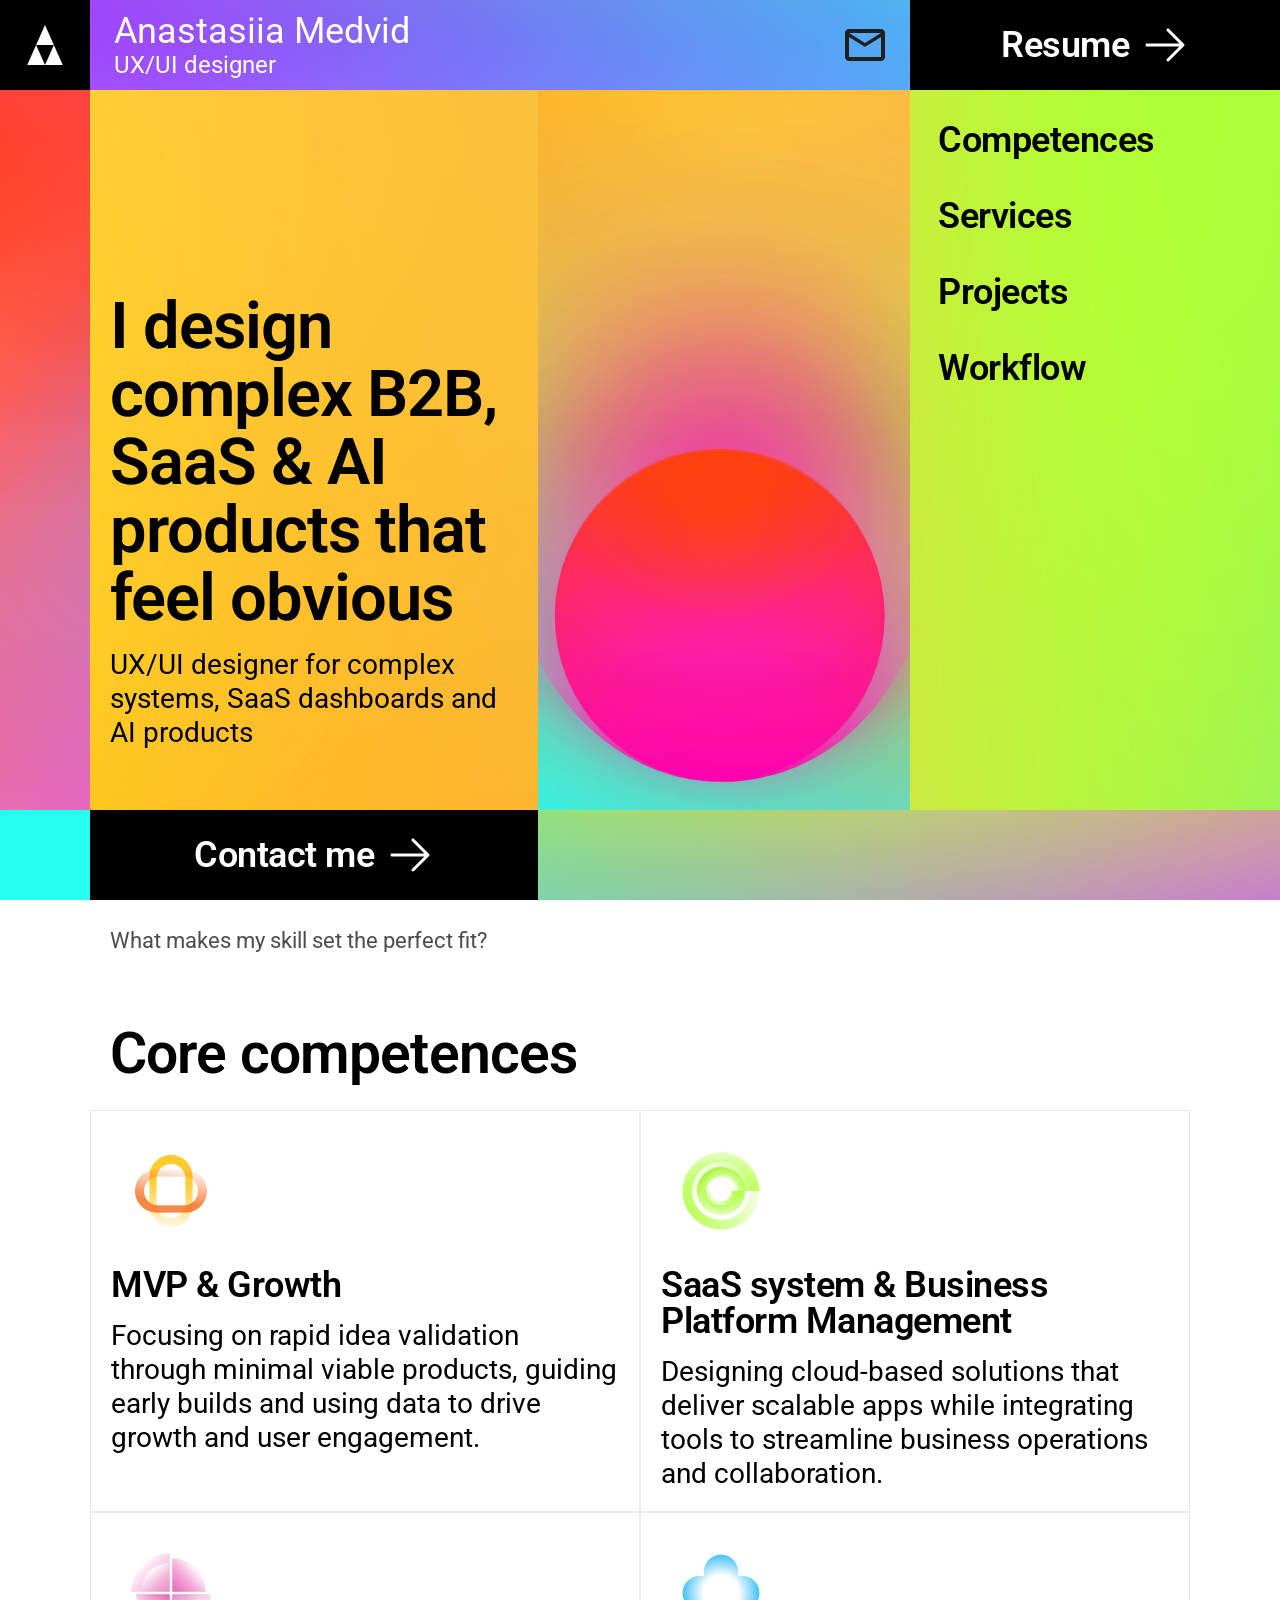
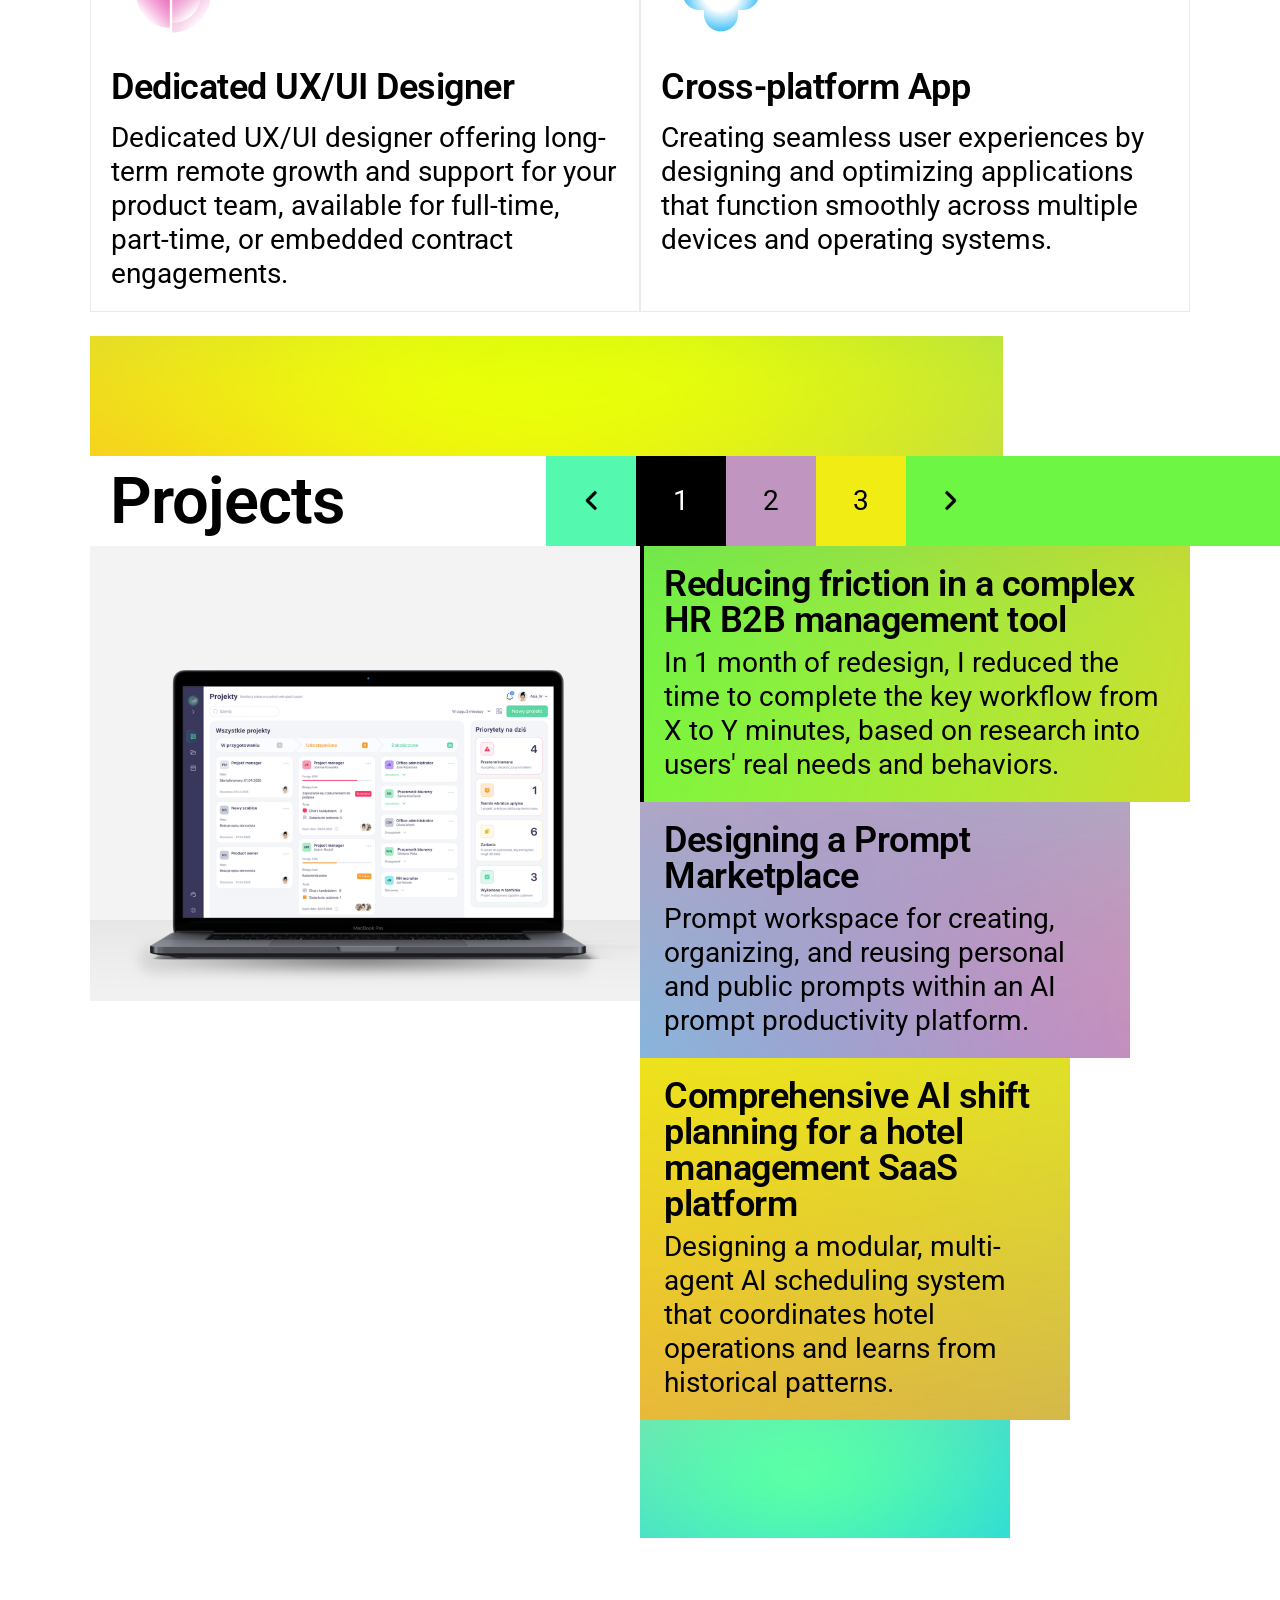
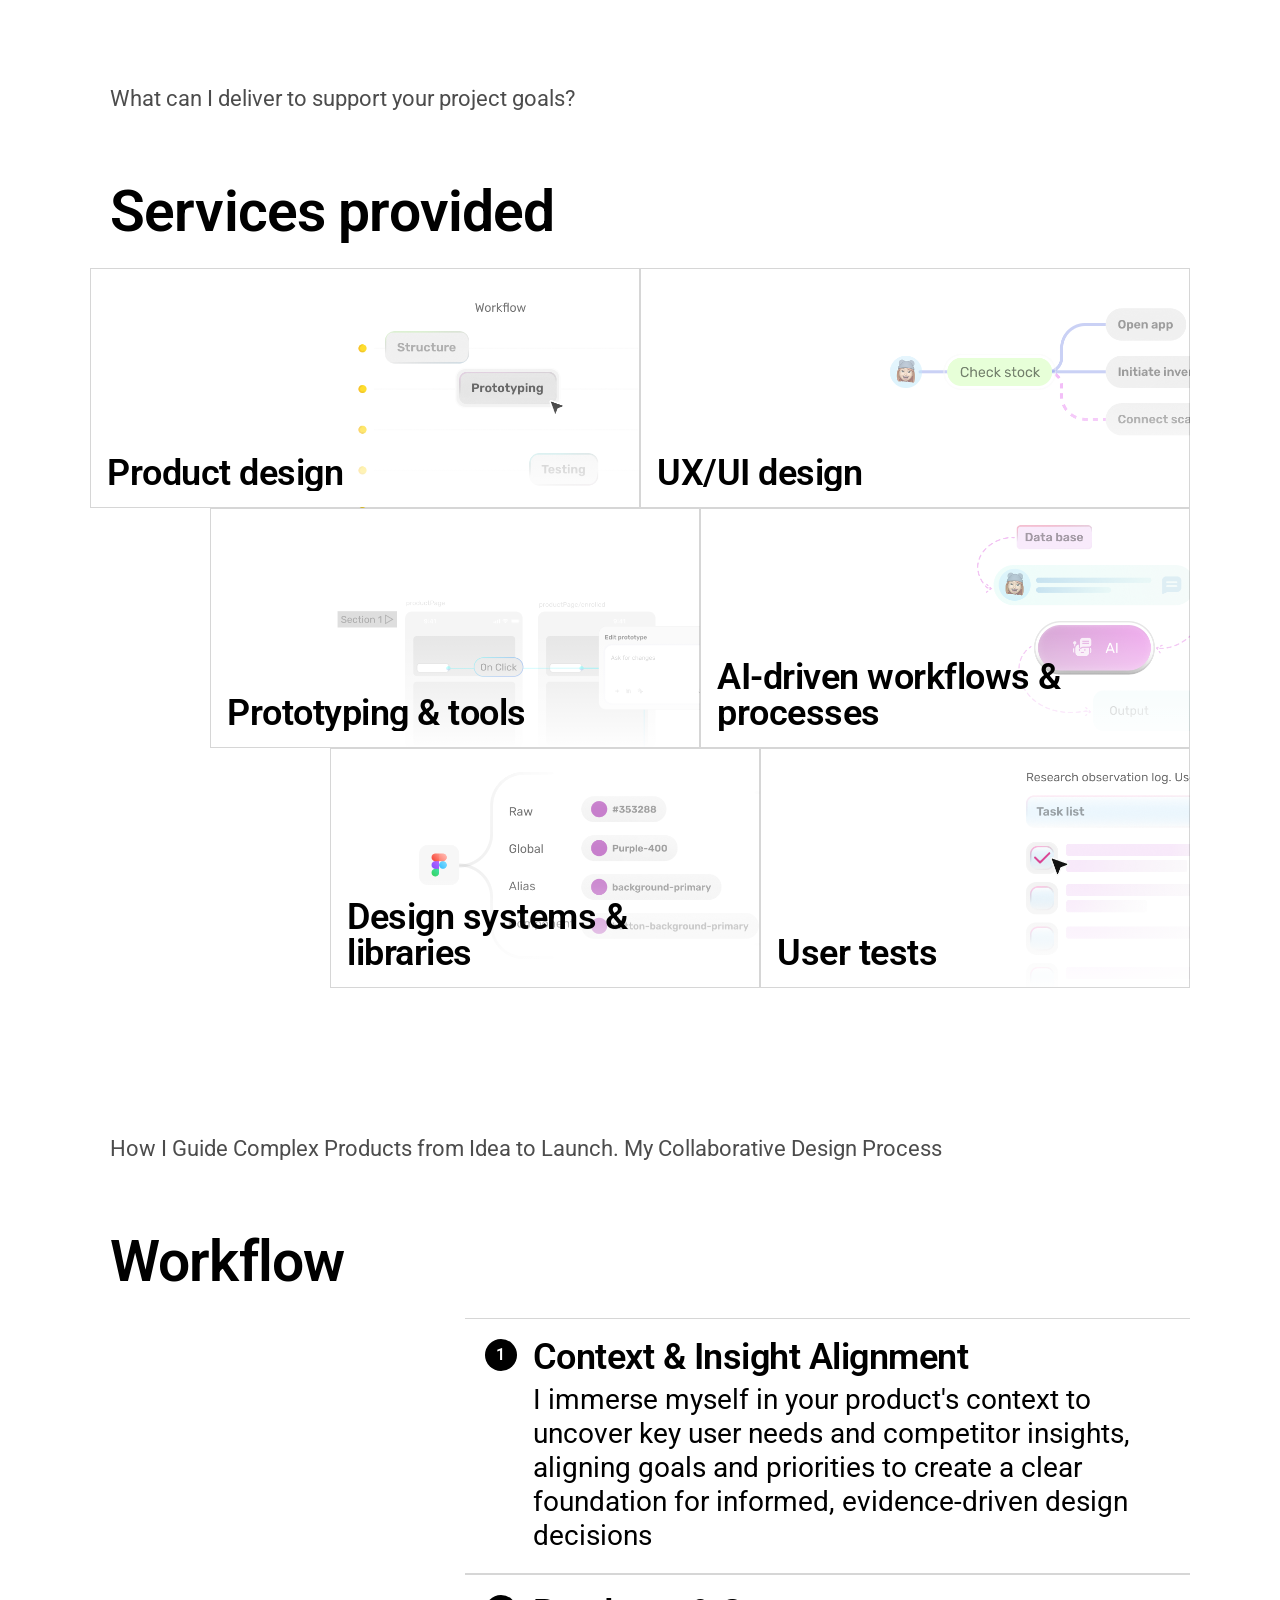
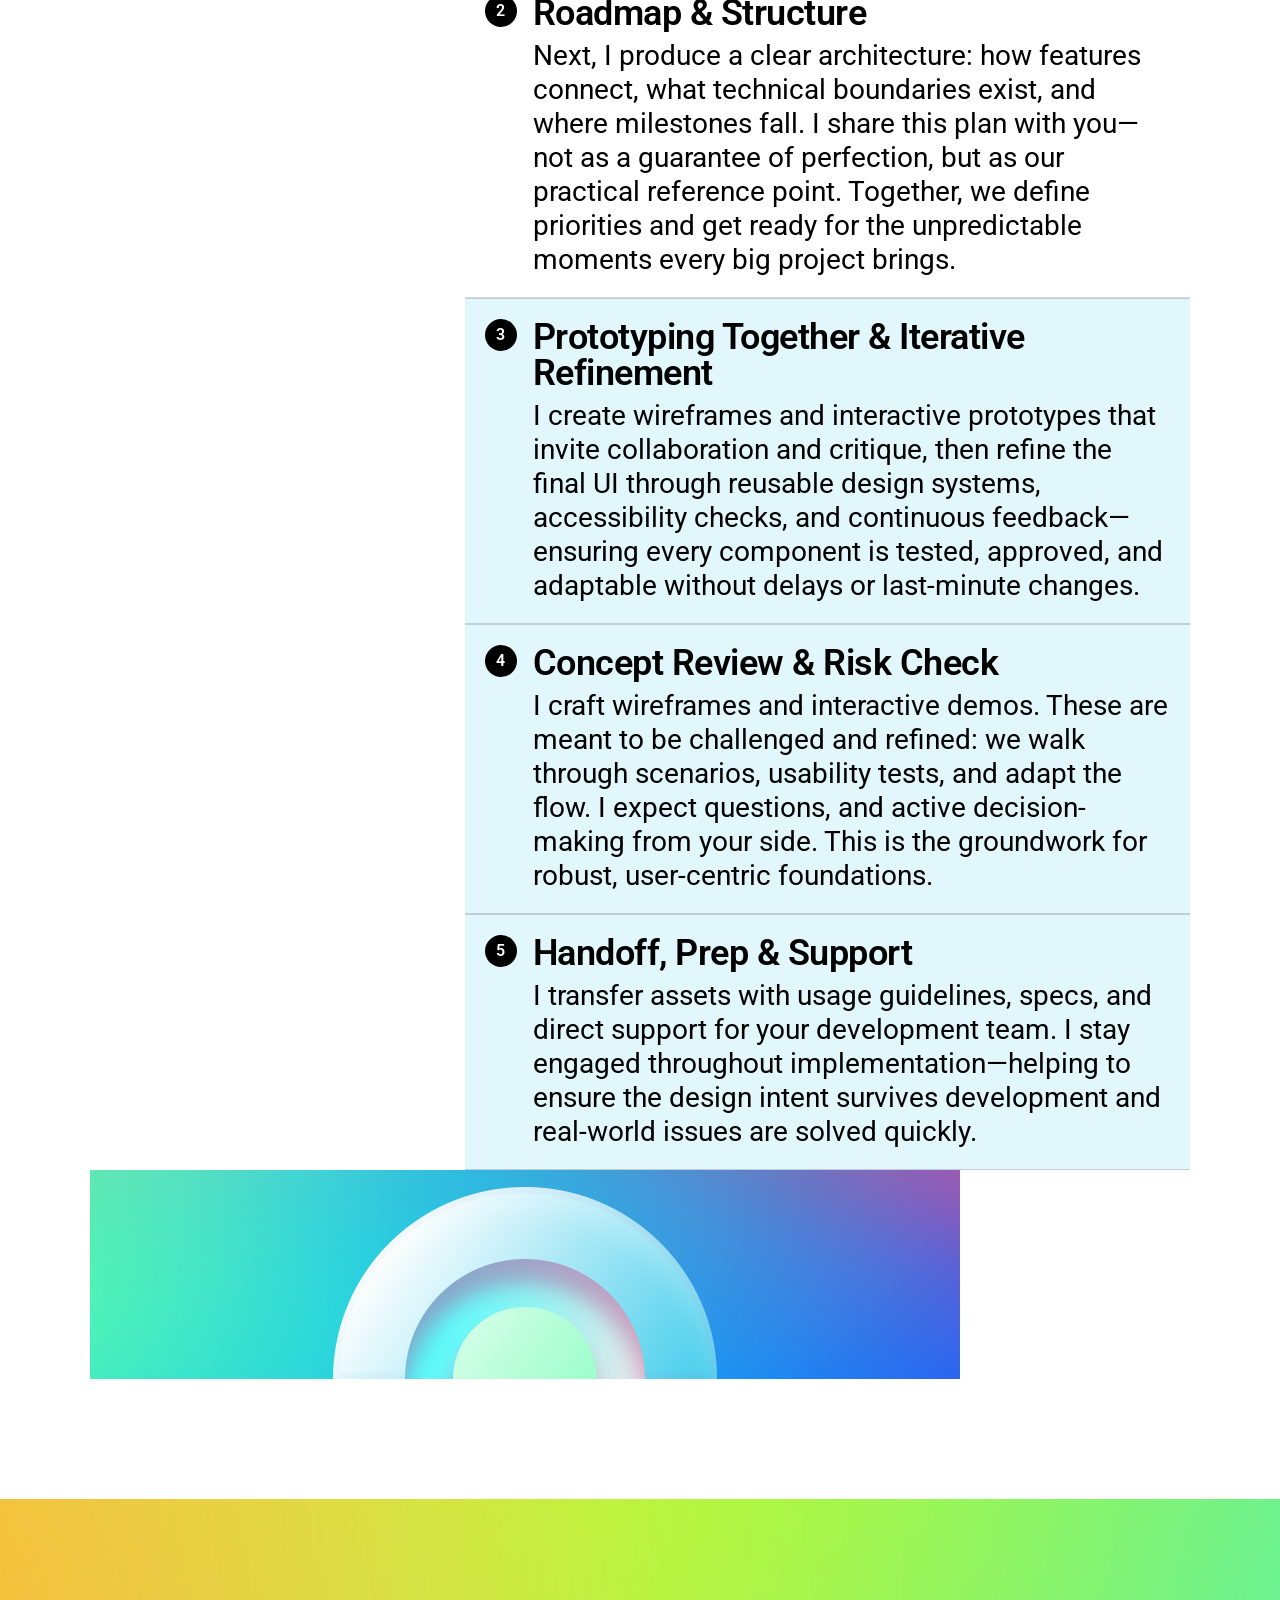
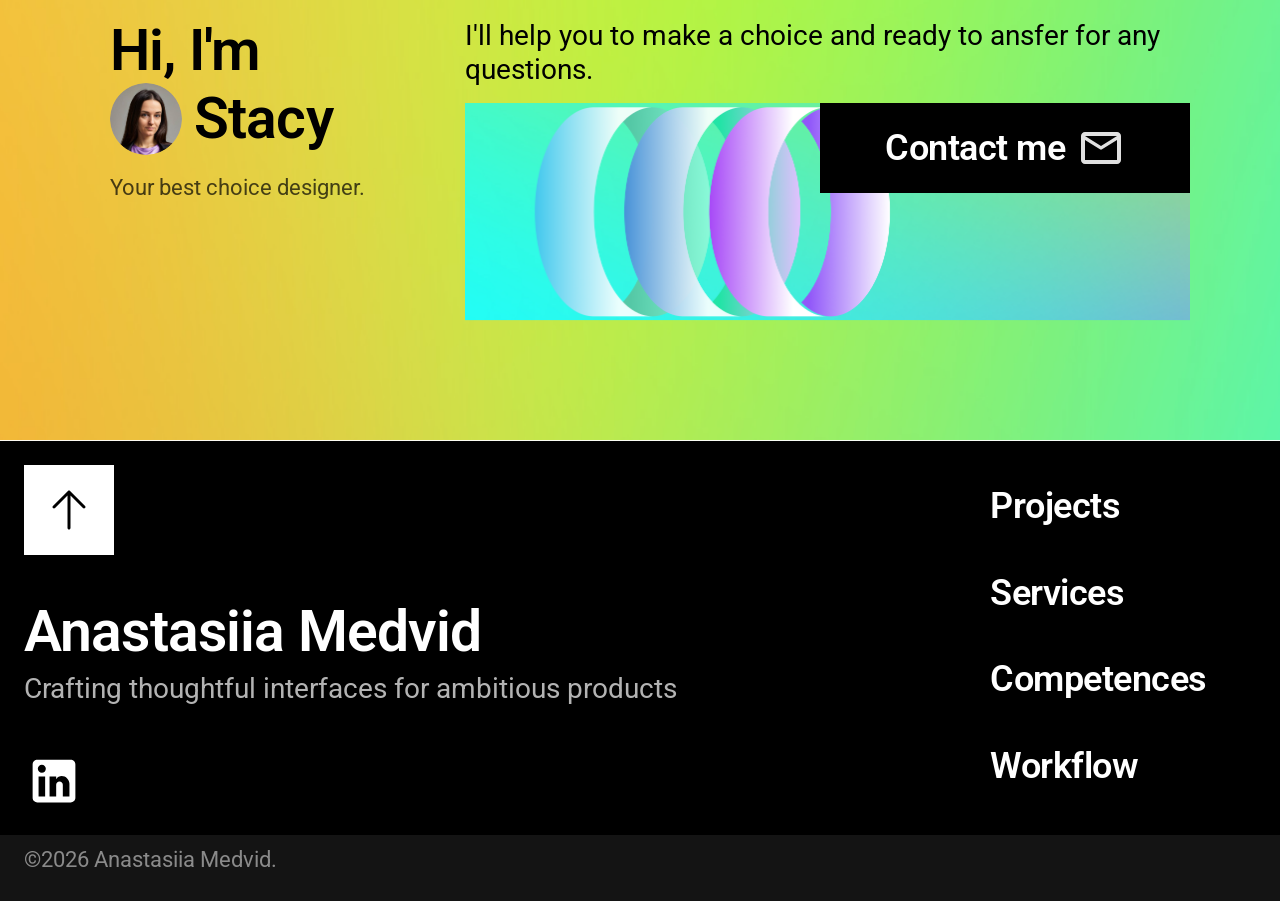
<file: index.html>
<!DOCTYPE html>
<html lang="en">
<head>
  <meta charset="UTF-8">
  <meta name="viewport" content="width=device-width, initial-scale=1.0">
  <title>UX/UI Designer for SaaS, B2B & AI Products — Anastasiia Medvid</title>
  <link rel="icon" type="image/png" href="favicon.png">
  <meta name="description" content="UX/UI designer specialising in B2B SaaS, AI products and design systems. Based in EU, available for worldwide clients. 3 case studies — see my work at ursaux.com">
  <link rel="canonical" href="https://ursaux.com/">

  <!-- Open Graph -->
  <meta property="og:type"        content="website">
  <meta property="og:url"         content="https://ursaux.com/">
  <meta property="og:title"       content="Anastasiia Medvid — UX/UI Designer · ursaux.com">
  <meta property="og:description" content="UX/UI designer specialising in B2B SaaS, AI products and design systems. 3 case studies — see my work at ursaux.com">
  <meta property="og:image"       content="https://ursaux.com/assets/images/og-image.png">

  <!-- Twitter Card -->
  <meta name="twitter:card"        content="summary_large_image">
  <meta name="twitter:title"       content="Anastasiia Medvid — UX/UI Designer · ursaux.com">
  <meta name="twitter:description" content="UX/UI designer specialising in B2B SaaS, AI products and design systems. 3 case studies — see my work at ursaux.com">
  <meta name="twitter:image"       content="https://ursaux.com/assets/images/og-image.png">

  <link rel="preconnect" href="https://fonts.googleapis.com">
  <link rel="preconnect" href="https://fonts.gstatic.com" crossorigin>
  <link href="https://fonts.googleapis.com/css2?family=Roboto:wght@400;600&display=swap" rel="stylesheet">
  <link rel="stylesheet" href="css/main.css">

  <!-- Structured data: Person -->
  <script type="application/ld+json">
  {
    "@context": "https://schema.org",
    "@type": "Person",
    "name": "Anastasiia Medvid",
    "url": "https://ursaux.com/",
    "image": "https://ursaux.com/assets/images/og-image.png",
    "jobTitle": "UX/UI Designer",
    "description": "UX/UI designer specialising in complex B2B SaaS, AI products and design systems.",
    "knowsAbout": [
      "UX Design",
      "UI Design",
      "B2B SaaS Design",
      "AI Product Design",
      "Design Systems",
      "Product Design",
      "Prototyping",
      "User Research"
    ],
    "sameAs": [
      "https://www.linkedin.com/in/anastasiia-medvid"
    ]
  }
  </script>
</head>
<body>

  <!-- Header -->
  <header class="header">
    <a href="/" class="header__home" aria-label="Home">
      <img class="header__home-icon" src="assets/images/logo56.svg" alt="Logo" width="56" height="56">
      <img class="header__menu-icon header__menu-icon--open" src="assets/icons/icon-menu.svg" alt="Menu" width="48" height="48">
      <img class="header__menu-icon header__menu-icon--close" src="assets/icons/icon-close.svg" alt="Close" width="48" height="48">
    </a>
    <div class="header__center">
      <span class="header__name">Anastasiia Medvid</span>
      <span class="header__role">UX/UI designer</span>
    </div>
    <a href="#" class="header__email js-contact-open" aria-label="Email">
      <img class="header__email-icon" src="assets/icons/icon-email.svg" alt="Email" width="48" height="48">
    </a>
    <a href="#" class="header__resume">
      <span class="header__resume-label">Resume</span>
      <img class="header__resume-arrow" src="assets/icons/icon-arrow-right.svg" alt="" width="48" height="48">
    </a>
  </header>

  <!-- Contact Form Overlay -->
  <div class="contact-overlay" id="contact-overlay">
    <div class="contact-overlay__backdrop"></div>
    <div class="contact-overlay__panel">
      <div class="contact-overlay__content">
        <div class="contact-overlay__header">
          <h2 class="contact-overlay__title">Let's break the ice</h2>
          <button class="contact-overlay__close" aria-label="Close">
            <img src="assets/icons/icon-close.svg" alt="" width="48" height="48">
          </button>
        </div>
        <form class="contact-overlay__form" novalidate action="https://formspree.io/f/xvzvbadp" method="POST">
          <div class="contact-overlay__row">
            <div class="contact-overlay__field">
              <input class="contact-overlay__input" type="email" name="email" placeholder="Email" required>
              <span class="contact-overlay__error"></span>
            </div>
            <div class="contact-overlay__field">
              <input class="contact-overlay__input" type="text" name="name" placeholder="Name" required>
              <span class="contact-overlay__error"></span>
            </div>
          </div>
          <div class="contact-overlay__field">
            <textarea class="contact-overlay__textarea" name="message" placeholder="What project can I help you with?" rows="5"></textarea>
            <span class="contact-overlay__error"></span>
          </div>
          <div class="contact-overlay__bottom">
            <button class="contact-overlay__submit" type="submit">
              <span class="contact-overlay__submit-label">Send message</span>
              <img class="contact-overlay__submit-arrow" src="assets/icons/icon-arrow-right.svg" alt="" width="48" height="48">
            </button>
            <img class="contact-overlay__image" src="assets/images/email-image.png" alt="">
          </div>
        </form>
        <div class="contact-overlay__success">
          <p class="contact-overlay__success-text">Thank you! Your message has been sent.</p>
          <button class="contact-overlay__again" type="button">
            <span class="contact-overlay__again-label">Send one more</span>
            <img class="contact-overlay__again-arrow" src="assets/icons/icon-arrow-right.svg" alt="" width="48" height="48">
          </button>
        </div>
      </div>
    </div>
  </div>

  <!-- Mobile / Tablet menu -->
  <nav class="header__menu" aria-label="Main menu">
    <img class="header__menu-left" src="assets/images/manu-left.png" alt="">
    <div class="header__menu-content">
      <a class="header__menu-link" href="/">Home</a>
      <a class="header__menu-link" href="#competences">Competences</a>
      <a class="header__menu-link" href="#services">Services</a>
      <a class="header__menu-link" href="#projects">Projects</a>
      <a class="header__menu-link" href="#workflow">Workflow</a>
      <a href="#" class="header__menu-email js-contact-open" aria-label="Email">
        <img src="assets/icons/icon-email.svg" alt="" width="48" height="48">
      </a>
    </div>
    <img class="header__menu-bottom" src="assets/images/manu-bottom.png" alt="">
  </nav>

  <!-- Hero Section — 4 vertical panels -->
  <section class="hero">

    <!-- Panel 1: Left gradient strip -->
    <div class="hero__panel-left">
      <img class="hero__panel-left-img" src="assets/images/hero-screen-left-side.png" alt="">
    </div>

    <!-- Panel 2: Main content -->
    <div class="hero__panel-content">
      <div class="hero__ticker">
        <div class="hero__ticker-track">
          <span class="hero__ticker-text">10x growth • 60+ B2B partnerships • ~ 0% revenue loss</span>
          <span class="hero__ticker-text">10x growth • 60+ B2B partnerships • ~ 0% revenue loss</span>
        </div>
      </div>
      <div class="hero__text">
        <h1 class="hero__title">I design complex B2B, SaaS & AI products that feel obvious</h1>
        <p class="hero__subtitle">UX/UI designer for complex systems, SaaS dashboards and AI products</p>
      </div>
    </div>

    <!-- Panel 3: Central visual -->
    <div class="hero__panel-center">
      <picture>
        <source media="(max-width: 1200px)" srcset="assets/images/hero-circle1200.svg">
        <source media="(max-width: 1919px)" srcset="assets/images/hero-circle1440.svg">
        <img class="hero__circle-img" src="assets/images/hero-circle.svg" alt="">
      </picture>
    </div>

    <!-- Panel 4: Right navigation -->
    <nav class="hero__panel-nav">
      <a href="#competences" class="hero__nav-link">
        <img class="hero__nav-arrow" src="assets/icons/icon-arrow-right.svg" alt="" width="48" height="48">
        <span class="hero__nav-label">Competences</span>
      </a>
      <a href="#services" class="hero__nav-link">
        <img class="hero__nav-arrow" src="assets/icons/icon-arrow-right.svg" alt="" width="48" height="48">
        <span class="hero__nav-label">Services</span>
      </a>
      <a href="#projects" class="hero__nav-link">
        <img class="hero__nav-arrow" src="assets/icons/icon-arrow-right.svg" alt="" width="48" height="48">
        <span class="hero__nav-label">Projects</span>
      </a>
      <a href="#workflow" class="hero__nav-link">
        <img class="hero__nav-arrow" src="assets/icons/icon-arrow-right.svg" alt="" width="48" height="48">
        <span class="hero__nav-label">Workflow</span>
      </a>
    </nav>

    <!-- Bottom row -->
    <div class="hero__bottom-left"></div>
    <a href="#" class="hero__bottom-contact js-contact-open">
      <span class="hero__bottom-contact-label">Contact me</span>
      <img class="hero__bottom-contact-arrow" src="assets/icons/icon-arrow-right.svg" alt="" width="48" height="48">
    </a>
    <div class="hero__bottom-visual">
      <img class="hero__bottom-visual-img" src="assets/images/hero-circle-bottom.svg" alt="">
    </div>

  </section>

  <!-- Competences Section -->
  <section class="competences" id="competences">
    <div class="competences__header">
      <p class="competences__hint">What makes my skill set the perfect fit?</p>
      <h2 class="competences__title">Core competences</h2>
    </div>

    <!-- Cards -->
    <div class="competences__cards">
      <div class="competences__card is-open">
        <img class="competences__card-icon" src="assets/images/shape-1-orange.png" alt="" loading="lazy">
        <div class="competences__card-head">
          <h3 class="competences__card-title">MVP & Growth</h3>
          <button class="competences__card-toggle" aria-label="Toggle description">
            <img class="competences__card-chevron" src="assets/icons/icon-chevron-down.svg" alt="" width="24" height="24" loading="lazy">
          </button>
        </div>
        <p class="competences__card-body">Focusing on rapid idea validation through minimal viable products, guiding early builds and using data to drive growth and user engagement.</p>
      </div>
      <div class="competences__card">
        <img class="competences__card-icon" src="assets/images/shape-2-green.png" alt="" loading="lazy">
        <div class="competences__card-head">
          <h3 class="competences__card-title">SaaS system & Business Platform Management</h3>
          <button class="competences__card-toggle" aria-label="Toggle description">
            <img class="competences__card-chevron" src="assets/icons/icon-chevron-down.svg" alt="" width="24" height="24" loading="lazy">
          </button>
        </div>
        <p class="competences__card-body">Designing cloud-based solutions that deliver scalable apps while integrating tools to streamline business operations and collaboration.</p>
      </div>
      <div class="competences__card">
        <img class="competences__card-icon" src="assets/images/shape-3-pink.png" alt="" loading="lazy">
        <div class="competences__card-head">
          <h3 class="competences__card-title">Dedicated UX/UI Designer</h3>
          <button class="competences__card-toggle" aria-label="Toggle description">
            <img class="competences__card-chevron" src="assets/icons/icon-chevron-down.svg" alt="" width="24" height="24" loading="lazy">
          </button>
        </div>
        <p class="competences__card-body">Dedicated UX/UI designer offering long-term remote growth and support for your product team, available for full-time, part-time, or embedded contract engagements.</p>
      </div>
      <div class="competences__card">
        <img class="competences__card-icon" src="assets/images/shape-4-bly.png" alt="" loading="lazy">
        <div class="competences__card-head">
          <h3 class="competences__card-title">Cross-platform App</h3>
          <button class="competences__card-toggle" aria-label="Toggle description">
            <img class="competences__card-chevron" src="assets/icons/icon-chevron-down.svg" alt="" width="24" height="24" loading="lazy">
          </button>
        </div>
        <p class="competences__card-body">Creating seamless user experiences by designing and optimizing applications that function smoothly across multiple devices and operating systems.</p>
      </div>
    </div>

    <!-- Bottom visual -->
    <div class="competences__bottom">
      <img class="competences__bottom-img" src="assets/images/competencess-bottom.png" alt="" loading="lazy">
    </div>
  </section>

  <!-- Projects Section -->
  <section class="projects" id="projects">
    <div class="projects__header">
      <div class="projects__title-wrap">
        <h2 class="projects__title">Projects</h2>
      </div>
      <div class="projects__pagination">
        <button class="projects__page-btn projects__page-btn--prev" aria-label="Previous">
          <img src="assets/icons/icon-arrow-left.svg" alt="" width="48" height="48" loading="lazy">
        </button>
        <button class="projects__page-btn projects__page-btn--1 is-active" data-page="1">1</button>
        <button class="projects__page-btn projects__page-btn--2" data-page="2">2</button>
        <button class="projects__page-btn projects__page-btn--3" data-page="3">3</button>
        <button class="projects__page-btn projects__page-btn--next" aria-label="Next">
          <img src="assets/icons/icon-arrow-right1.svg" alt="" width="48" height="48" loading="lazy">
        </button>
      </div>
      <div class="projects__header-fill"></div>
      <a href="#" class="projects__see-all">
        <span class="projects__see-all-label">See all</span>
        <img class="projects__see-all-arrow" src="assets/icons/icon-arrow-right.svg" alt="" width="48" height="48" loading="lazy">
      </a>
    </div>

    <div class="projects__content">
      <div class="projects__preview">
        <img class="projects__preview-img is-active" data-case="1" src="assets/images/preview-case1.png?v=2" alt="B2B HR recruitment platform UX/UI design — complex SaaS dashboard" loading="lazy">
        <img class="projects__preview-img" data-case="2" src="assets/images/preview-case2.png?v=2" alt="AI prompt marketplace UX/UI design — SaaS product interface" loading="lazy">
        <img class="projects__preview-img" data-case="3" src="assets/images/preview-case3.png?v=2" alt="AI hotel management SaaS — complex dashboard and shift planning UX" loading="lazy">
      </div>

      <div class="projects__cases">
        <a class="projects__case is-focused" data-case="1" href="pages/case1.html">
          <h3 class="projects__case-title">Reducing friction in a complex HR B2B management tool</h3>
          <p class="projects__case-body">In 1 month of redesign, I reduced the time to complete the key workflow from X to Y minutes, based on research into users' real needs and behaviors.</p>
        </a>
        <a class="projects__case" data-case="2" href="pages/case2.html">
          <h3 class="projects__case-title">Designing a Prompt Marketplace</h3>
          <p class="projects__case-body">Prompt workspace for creating, organizing, and reusing personal and public prompts within an AI prompt productivity platform.</p>
        </a>
        <a class="projects__case" data-case="3" href="pages/case3.html">
          <h3 class="projects__case-title">Comprehensive AI shift planning for a hotel management SaaS platform</h3>
          <p class="projects__case-body">Designing a modular, multi-agent AI scheduling system that coordinates hotel operations and learns from historical patterns.</p>
        </a>
        <div class="projects__case" data-case="4">
          <h3 class="projects__case-title">Coming soon</h3>
          <p class="projects__case-body">Coming soon</p>
        </div>
      </div>
    </div>
  </section>

  <!-- Services Section -->
  <section class="services" id="services">
    <div class="services__header">
      <p class="services__hint">What can I deliver to support your project goals?</p>
      <h2 class="services__title">Services provided</h2>
    </div>

    <div class="services__cards-wrapper">
      <!-- Row 1: offset 0 -->
      <div class="services__row">
        <div class="services__card services__card--product-design">
          <h3 class="services__card-title">Product design</h3>
        </div>
        <div class="services__card services__card--ux-ui-design">
          <h3 class="services__card-title">UX/UI design</h3>
        </div>
      </div>
      <!-- Row 2: offset +120px -->
      <div class="services__row">
        <div class="services__card services__card--prototyping">
          <h3 class="services__card-title">Prototyping & tools</h3>
        </div>
        <div class="services__card services__card--ai-driven">
          <h3 class="services__card-title">AI‑driven workflows & processes</h3>
        </div>
      </div>
      <!-- Row 3: offset +240px -->
      <div class="services__row">
        <div class="services__card services__card--design-systems">
          <h3 class="services__card-title">Design systems & libraries</h3>
        </div>
        <div class="services__card services__card--user-tests">
          <h3 class="services__card-title">User tests</h3>
        </div>
      </div>
    </div>
  </section>

  <!-- Workflow Section -->
  <section class="workflow" id="workflow">
    <div class="workflow__header">
      <p class="workflow__hint">How I Guide Complex Products from Idea to Launch. My Collaborative Design Process</p>
      <h2 class="workflow__title">Workflow</h2>
    </div>

    <div class="workflow__cards">
      <div class="workflow__col">
        <div class="workflow__card">
          <div class="workflow__card-number">1</div>
          <div class="workflow__card-text">
            <h3 class="workflow__card-title">Context & Insight Alignment</h3>
            <p class="workflow__card-body">I immerse myself in your product's context to uncover key user needs and competitor insights, aligning goals and priorities to create a clear foundation for informed, evidence-driven design decisions</p>
          </div>
        </div>
        <div class="workflow__card">
          <div class="workflow__card-number">2</div>
          <div class="workflow__card-text">
            <h3 class="workflow__card-title">Roadmap & Structure</h3>
            <p class="workflow__card-body">Next, I produce a clear architecture: how features connect, what technical boundaries exist, and where milestones fall. I share this plan with you—not as a guarantee of perfection, but as our practical reference point. Together, we define priorities and get ready for the unpredictable moments every big project brings.</p>
          </div>
        </div>
      </div>
      <div class="workflow__col">
        <div class="workflow__card">
          <div class="workflow__card-number">3</div>
          <div class="workflow__card-text">
            <h3 class="workflow__card-title">Prototyping Together & Iterative Refinement</h3>
            <p class="workflow__card-body">I create wireframes and interactive prototypes that invite collaboration and critique, then refine the final UI through reusable design systems, accessibility checks, and continuous feedback—ensuring every component is tested, approved, and adaptable without delays or last-minute changes.</p>
          </div>
        </div>
        <div class="workflow__card">
          <div class="workflow__card-number">4</div>
          <div class="workflow__card-text">
            <h3 class="workflow__card-title">Concept Review & Risk Check</h3>
            <p class="workflow__card-body">I craft wireframes and interactive demos. These are meant to be challenged and refined: we walk through scenarios, usability tests, and adapt the flow. I expect questions, and active decision-making from your side. This is the groundwork for robust, user-centric foundations.</p>
          </div>
        </div>
        <div class="workflow__card">
          <div class="workflow__card-number">5</div>
          <div class="workflow__card-text">
            <h3 class="workflow__card-title">Handoff, Prep & Support</h3>
            <p class="workflow__card-body">I transfer assets with usage guidelines, specs, and direct support for your development team. I stay engaged throughout implementation—helping to ensure the design intent survives development and real-world issues are solved quickly.</p>
          </div>
        </div>
      </div>
    </div>

    <div class="workflow__bottom">
      <img class="workflow__bottom-img" src="assets/images/workflow-image.png" alt="" loading="lazy">
    </div>
  </section>

  <!-- Email Section -->
  <section class="email">
    <div class="email__content">
      <div class="email__title-block">
        <h2 class="email__greeting">Hi, I'm</h2>
        <div class="email__name-row">
          <img class="email__avatar" src="assets/images/email-avatar.png" alt="Product designer for complex B2B SaaS and AI systems" loading="lazy">
          <h2 class="email__name">Stacy</h2>
        </div>
        <p class="email__subtitle">Your best choice designer.</p>
      </div>
      <div class="email__cta">
        <p class="email__cta-text">I'll help you to make a choice and ready to ansfer for any questions.</p>
        <div class="email__cta-image-container">
          <div class="email__cta-image-wrap">
            <img class="email__cta-image" src="assets/images/email-small.png" alt="" loading="lazy">
            <a href="#" class="email__cta-button js-contact-open">
              <span class="email__cta-label">Contact me</span>
              <img class="email__cta-arrow" src="assets/icons/icon-email.svg" alt="" width="48" height="48" loading="lazy">
            </a>
          </div>
        </div>
      </div>
    </div>
  </section>

  <!-- Footer -->
  <footer class="footer">
    <div class="footer__content">
      <div class="footer__left">
        <button class="footer__back" aria-label="Back to top">
          <img class="footer__back-icon" src="assets/icons/icon-arrow-right.svg" alt="" loading="lazy">
        </button>
        <div class="footer__text">
          <h2 class="footer__name">Anastasiia Medvid</h2>
          <p class="footer__role">Crafting thoughtful interfaces for ambitious products</p>
        </div>
        <a class="footer__linkedin" href="https://www.linkedin.com/in/anastasiia-medvid" target="_blank" rel="noopener noreferrer" aria-label="LinkedIn">
          <img class="footer__linkedin-icon" src="assets/icon-linkedin.svg" alt="" loading="lazy">
        </a>
      </div>
      <nav class="footer__nav">
        <a class="footer__nav-card" href="#projects">Projects</a>
        <a class="footer__nav-card" href="#services">Services</a>
        <a class="footer__nav-card" href="#competences">Competences</a>
        <a class="footer__nav-card" href="#workflow">Workflow</a>
      </nav>
    </div>
    <div class="footer__copyright">
      <p class="footer__copyright-text">&copy;2026 Anastasiia Medvid.</p>
    </div>
  </footer>

  <script src="js/main.js"></script>
  <script src="js/components/grid-overlay.js"></script>
  <script src="js/components/resume-overlay.js"></script>
  <script src="js/components/header-menu.js"></script>
  <script src="js/components/competences.js"></script>
  <script src="js/components/projects.js"></script>
  <script src="js/components/services.js"></script>
  <script src="js/components/footer.js"></script>
  <script src="js/components/contact-overlay.js"></script>
</body>
</html>
</file>
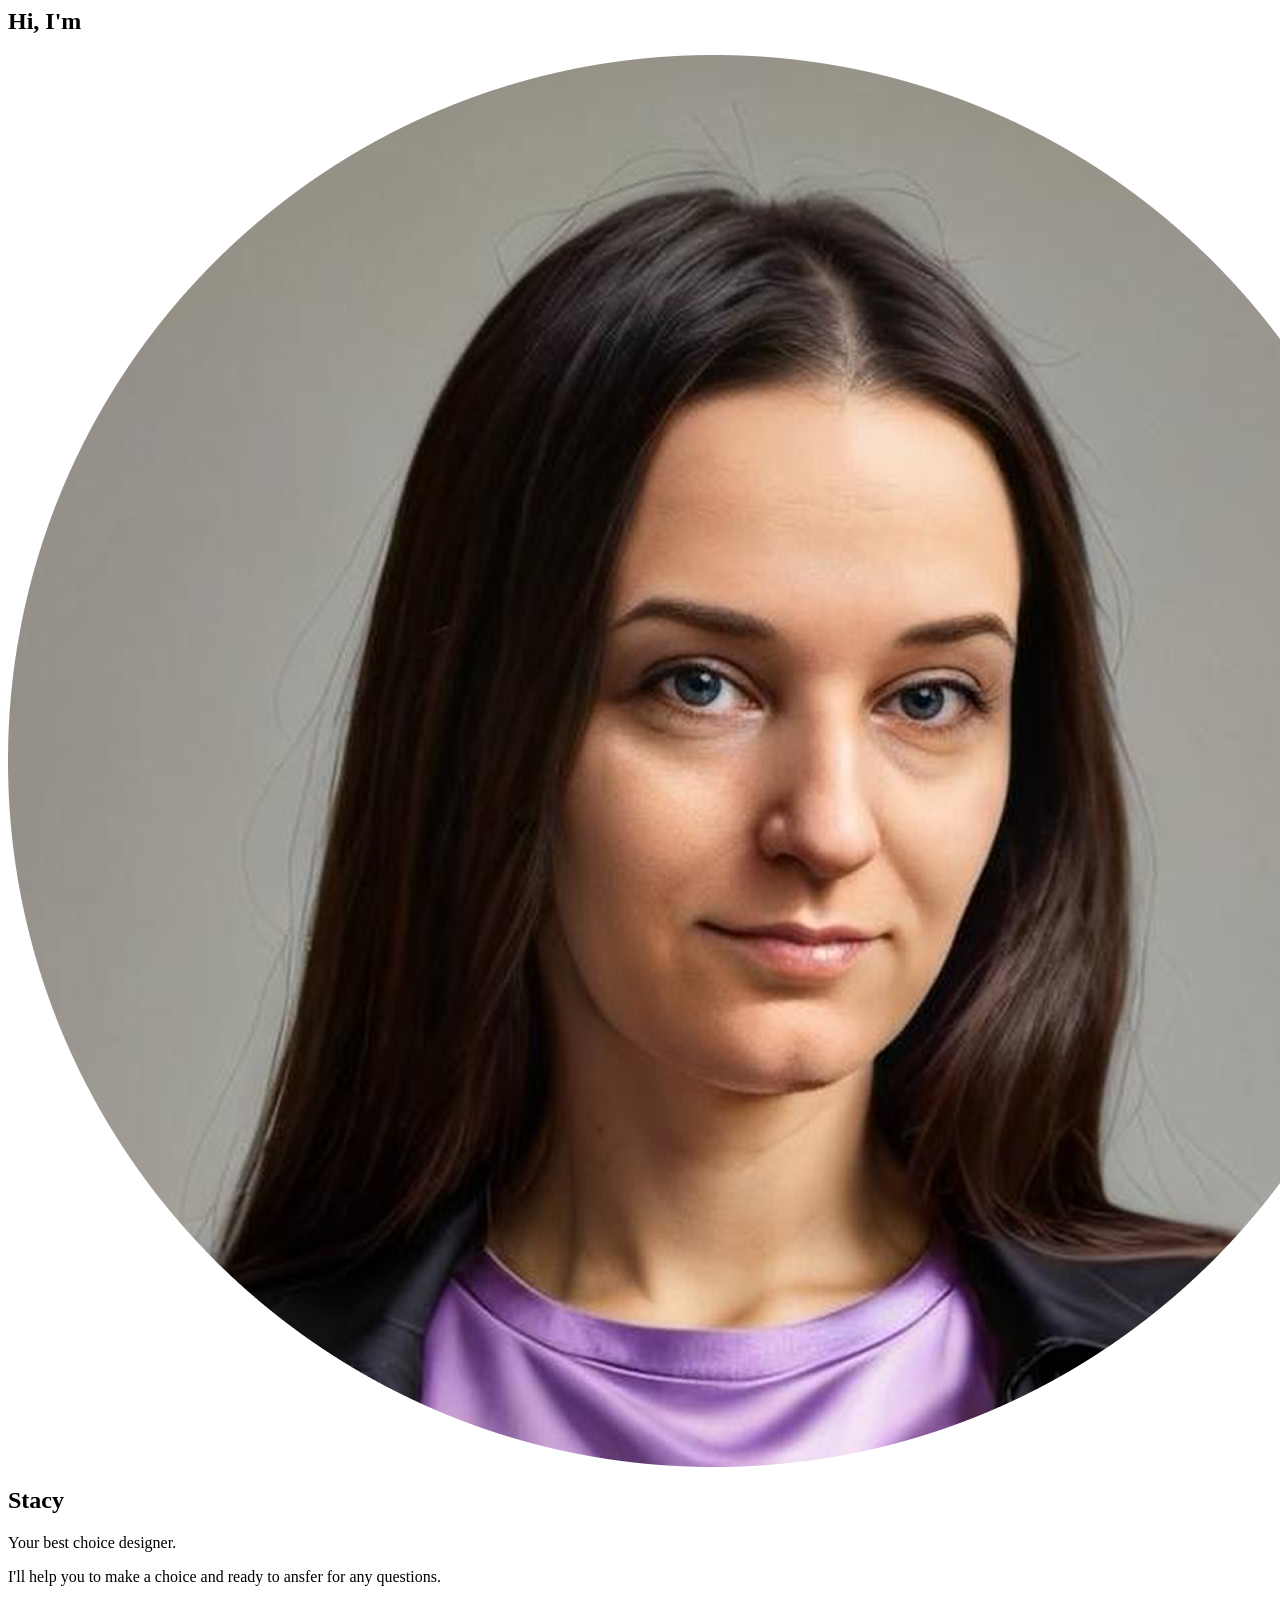
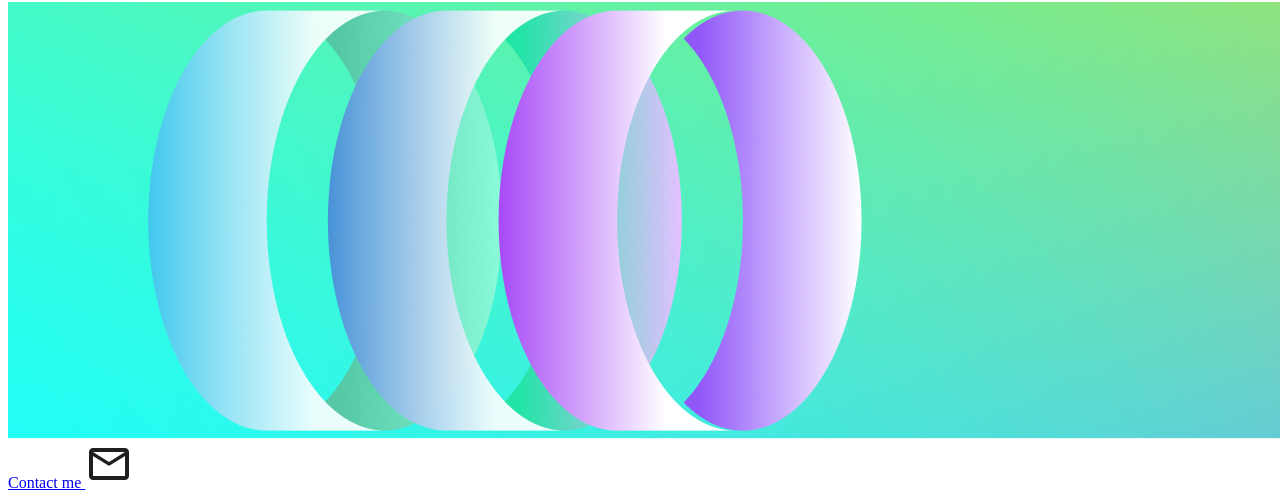
<file: components/email.html>
<!--
  Email Section — contact CTA above the footer

  Reusable contact CTA block placed on every page directly above <footer>.
  Greets the visitor, shows the author's avatar and name, a short pitch line,
  and a "Contact me" button that opens the contact-overlay form. Acts as the
  final hook of the page before the footer, unifying the call-to-action
  across the whole site.

  Requires:
    - css/components/email.css           (imported via main.css)
    - components/contact-overlay.html    (the overlay markup must exist on the page)
    - css/components/contact-overlay.css (imported via main.css)
    - js/components/contact-overlay.js   (wires .js-contact-open)
    - assets/images/email-big.png        (section background)
    - assets/images/email-small.png      (CTA inline image)
    - assets/images/email-avatar.png     (avatar)
    - assets/icons/icon-email.svg        (button arrow icon)

  Parent container requirements:
    - Full viewport width (no horizontal padding on parent)
    - Direct child of <body> or page-level wrapper (not inside a grid cell)
    - Placed immediately before <footer>
    - The page must include the .contact-overlay markup, otherwise the
      "Contact me" button has nothing to open

  Layout:
    >= 1200px : flex row, padding 90px, title-block = 2 cols + 1 gutter
    834-1199  : flex row, padding 60px, button 316x90, arrow 32x32
    <  834px  : flex column, padding 20px, title-block 100%, button 60px tall
    Container query (CTA <= 618px): button becomes full-width, sits above the image

  Variants:
    None at the moment — single canonical markup. Adaptive behavior is
    fully handled in CSS via media queries and a container query.

  Notes:
    - The button carries the .js-contact-open class — do NOT rename it,
      contact-overlay.js looks it up by that selector.
    - Replace src paths if this partial is dropped into a page that lives
      at a different folder depth than pages/* (paths shown are relative
      to pages/, i.e. ../assets/...). For root-level pages use assets/...
-->

<section class="email">
  <div class="email__content">
    <div class="email__title-block">
      <h2 class="email__greeting">Hi, I'm</h2>
      <div class="email__name-row">
        <img class="email__avatar" src="../assets/images/email-avatar.png" alt="">
        <h2 class="email__name">Stacy</h2>
      </div>
      <p class="email__subtitle">Your best choice designer.</p>
    </div>
    <div class="email__cta">
      <p class="email__cta-text">I'll help you to make a choice and ready to ansfer for any questions.</p>
      <div class="email__cta-image-container">
        <div class="email__cta-image-wrap">
          <img class="email__cta-image" src="../assets/images/email-small.png" alt="">
          <a href="#" class="email__cta-button js-contact-open">
            <span class="email__cta-label">Contact me</span>
            <img class="email__cta-arrow" src="../assets/icons/icon-email.svg" alt="" width="48" height="48">
          </a>
        </div>
      </div>
    </div>
  </div>
</section>
</file>
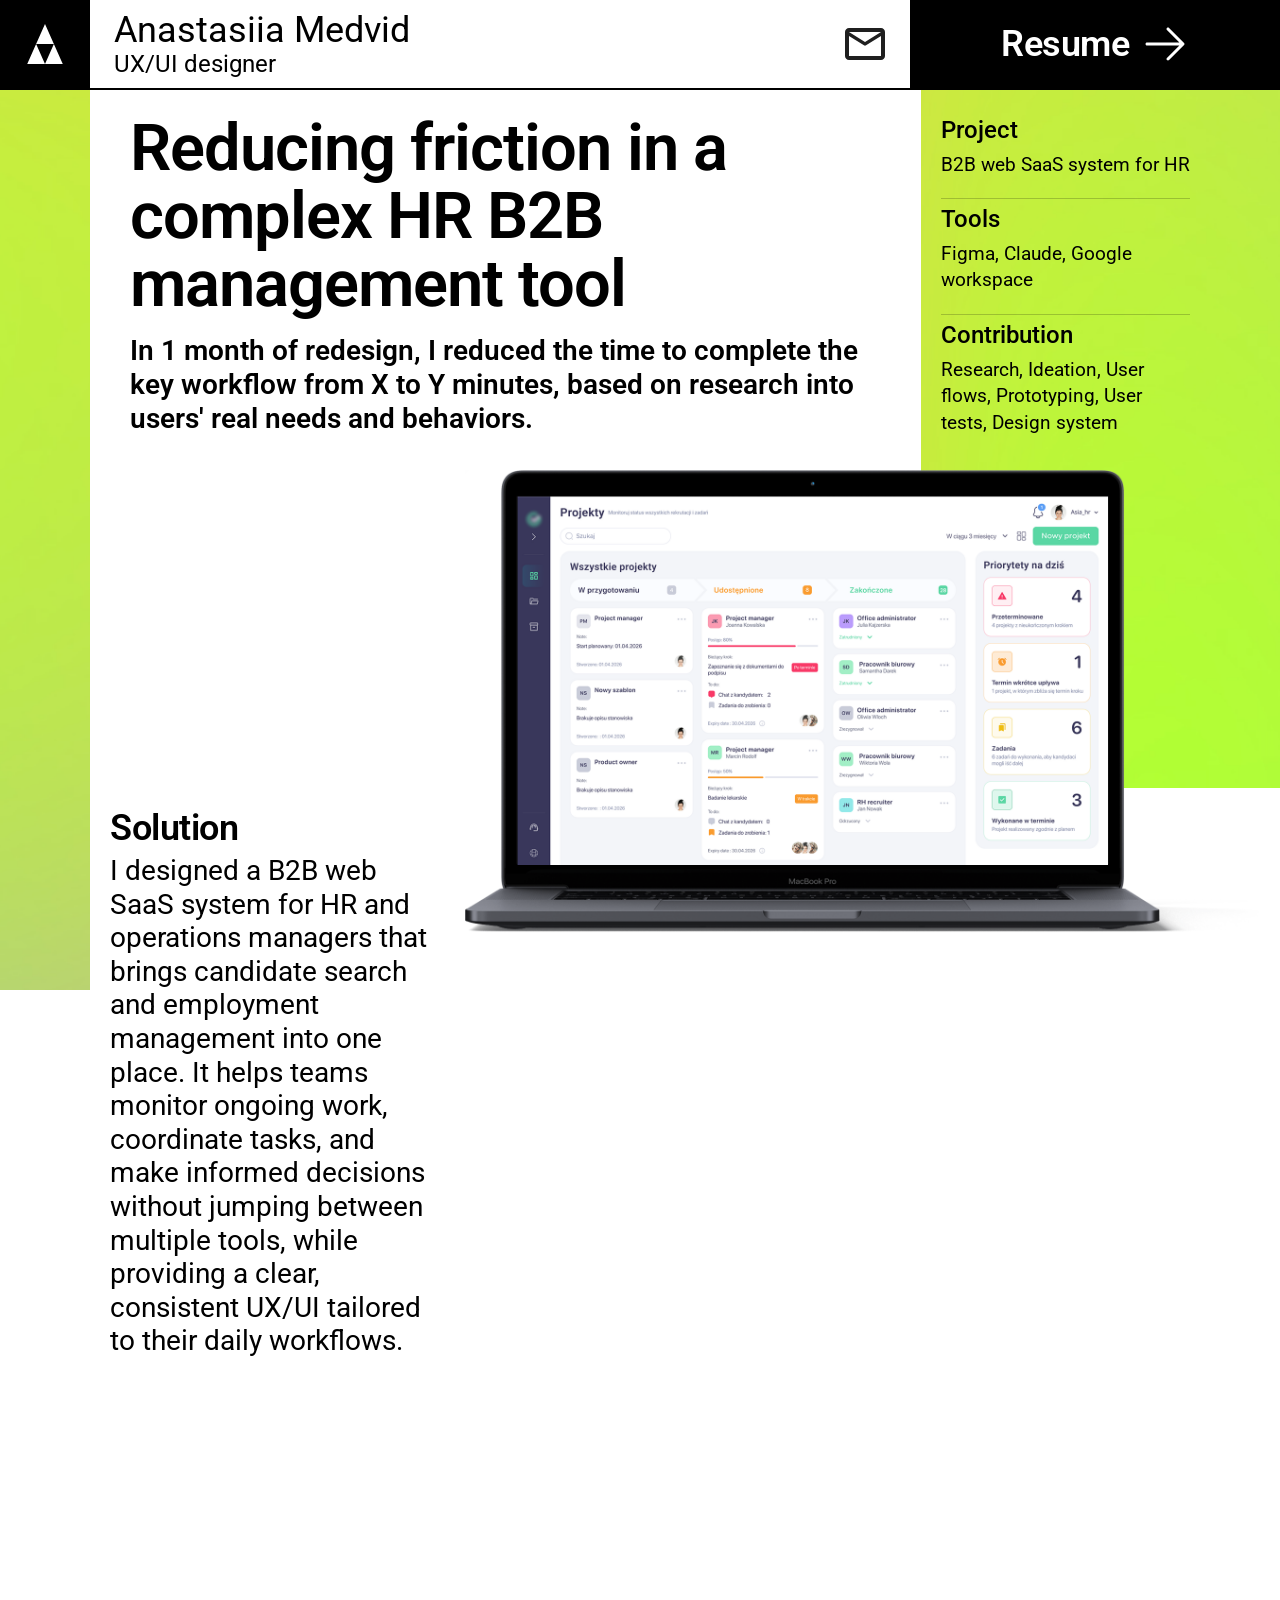
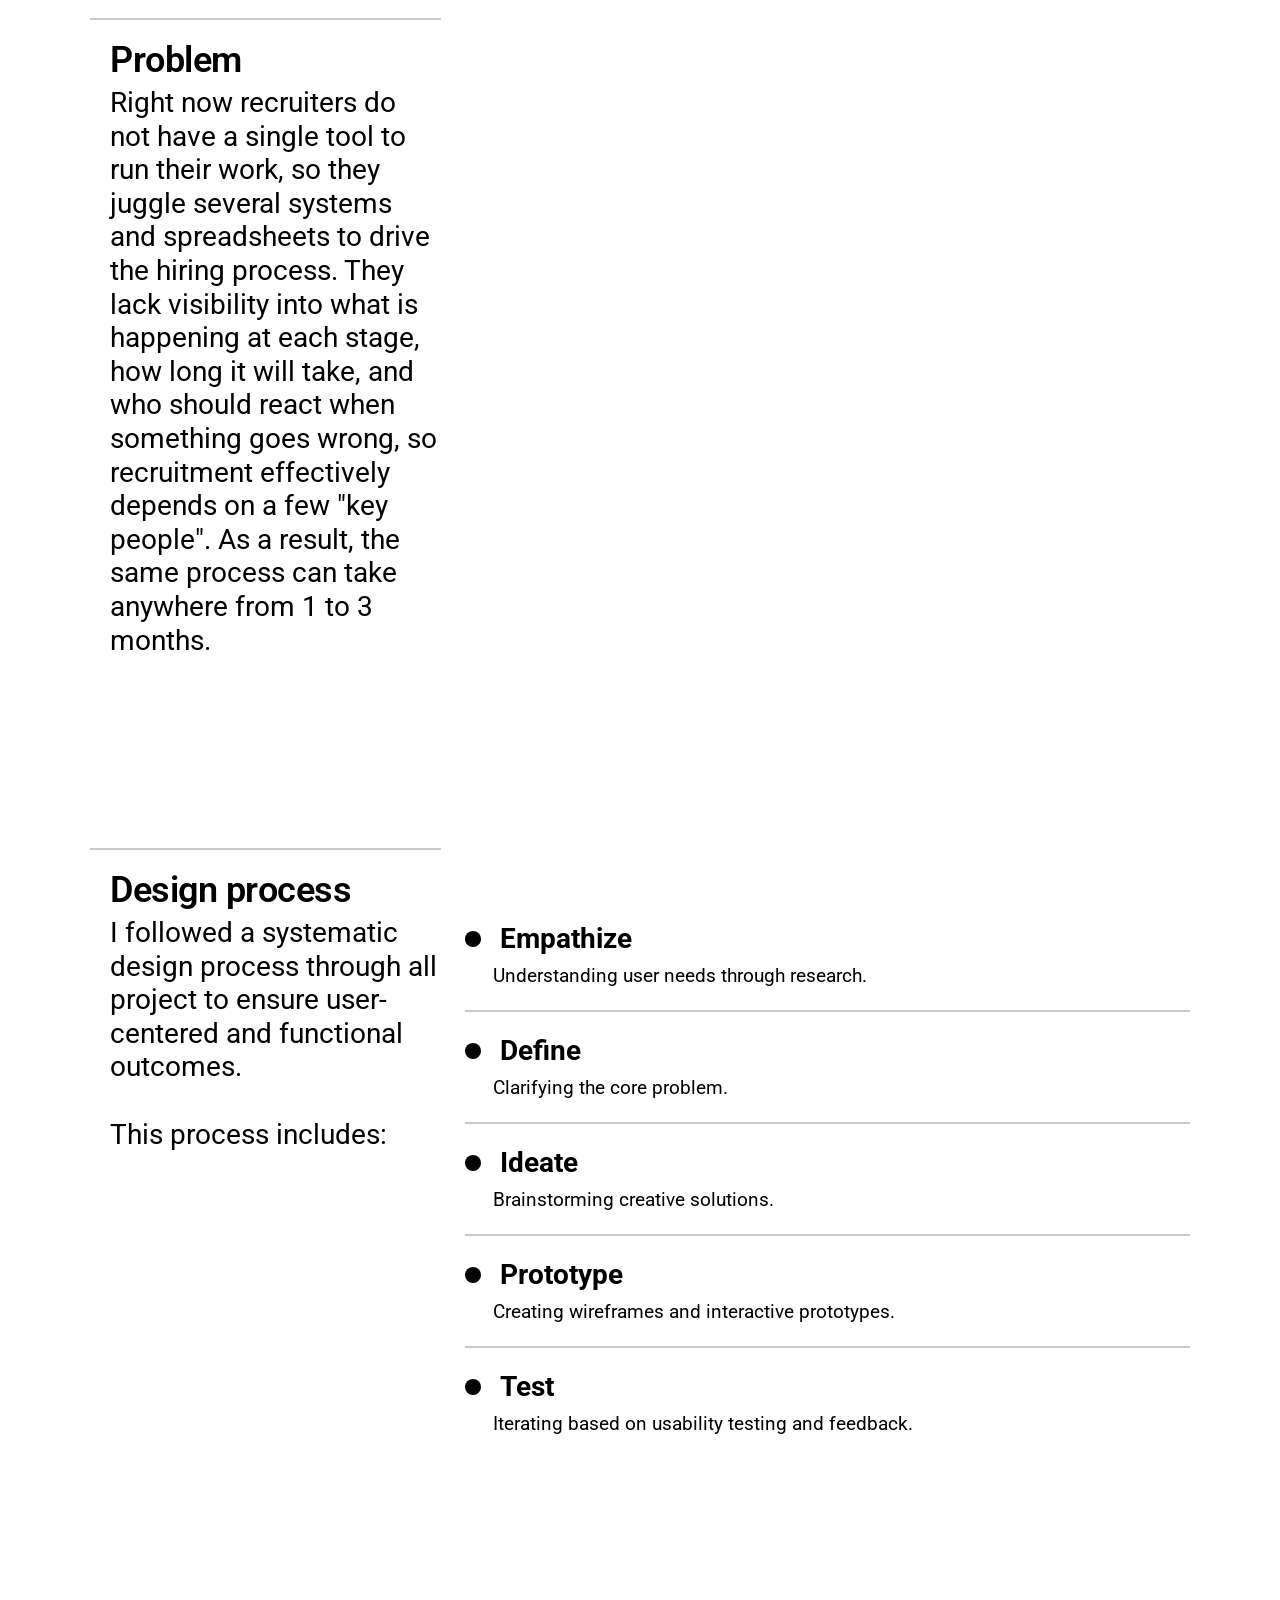
<file: pages/case1.html>
<!DOCTYPE html>
<html lang="en">
<head>
  <meta charset="UTF-8">
  <meta name="viewport" content="width=device-width, initial-scale=1.0">
  <title>HR Tool Redesign — Anastasiia Medvid</title>
  <link rel="icon" type="image/png" href="../favicon.png">
  <meta name="description" content="UX case study: full redesign of an HR B2B recruitment tool. Research, prototyping, user testing and final design by Anastasiia Medvid.">
  <link rel="canonical" href="https://ursaux.com/pages/case1.html">

  <!-- Open Graph -->
  <meta property="og:type"        content="website">
  <meta property="og:url"         content="https://ursaux.com/pages/case1.html">
  <meta property="og:title"       content="HR Tool Redesign — Anastasiia Medvid · ursaux.com">
  <meta property="og:description" content="UX case study: full redesign of an HR B2B recruitment tool. Research, prototyping, user testing and final design at ursaux.com">
  <meta property="og:image"       content="https://ursaux.com/assets/images/og-image.png">

  <!-- Twitter Card -->
  <meta name="twitter:card"        content="summary_large_image">
  <meta name="twitter:title"       content="HR Tool Redesign — Anastasiia Medvid · ursaux.com">
  <meta name="twitter:description" content="UX case study: full redesign of an HR B2B recruitment tool. Research, prototyping, user testing and final design at ursaux.com">
  <meta name="twitter:image"       content="https://ursaux.com/assets/images/og-image.png">

  <link rel="preconnect" href="https://fonts.googleapis.com">
  <link rel="preconnect" href="https://fonts.gstatic.com" crossorigin>
  <link href="https://fonts.googleapis.com/css2?family=Roboto:wght@400;600&display=swap" rel="stylesheet">
  <link rel="stylesheet" href="../css/main.css">
</head>
<body>

  <!-- Header -->
  <header class="header header--inner">
    <a href="../index.html" class="header__home" aria-label="Home">
      <img class="header__home-icon" src="../assets/images/logo56.svg" alt="Logo" width="56" height="56">
      <img class="header__menu-icon header__menu-icon--open" src="../assets/icons/icon-menu.svg" alt="Menu" width="48" height="48">
      <img class="header__menu-icon header__menu-icon--close" src="../assets/icons/icon-close.svg" alt="Close" width="48" height="48">
    </a>
    <div class="header__center">
      <span class="header__name">Anastasiia Medvid</span>
      <span class="header__role">UX/UI designer</span>
    </div>
    <a href="#" class="header__email js-contact-open" aria-label="Email">
      <img class="header__email-icon" src="../assets/icons/icon-email.svg" alt="Email" width="48" height="48">
    </a>
    <a href="#" class="header__resume">
      <span class="header__resume-label">Resume</span>
      <img class="header__resume-arrow" src="../assets/icons/icon-arrow-right.svg" alt="" width="48" height="48">
    </a>
  </header>

  <!-- Contact Form Overlay -->
  <div class="contact-overlay" id="contact-overlay">
    <div class="contact-overlay__backdrop"></div>
    <div class="contact-overlay__panel">
      <div class="contact-overlay__content">
        <div class="contact-overlay__header">
          <h2 class="contact-overlay__title">Let's break the ice</h2>
          <button class="contact-overlay__close" aria-label="Close">
            <img src="../assets/icons/icon-close.svg" alt="" width="48" height="48">
          </button>
        </div>
        <form class="contact-overlay__form" novalidate action="https://formspree.io/f/xvzvbadp" method="POST">
          <div class="contact-overlay__row">
            <div class="contact-overlay__field">
              <input class="contact-overlay__input" type="email" name="email" placeholder="Email" required>
              <span class="contact-overlay__error"></span>
            </div>
            <div class="contact-overlay__field">
              <input class="contact-overlay__input" type="text" name="name" placeholder="Name" required>
              <span class="contact-overlay__error"></span>
            </div>
          </div>
          <div class="contact-overlay__field">
            <textarea class="contact-overlay__textarea" name="message" placeholder="What project can I help you with?" rows="5"></textarea>
            <span class="contact-overlay__error"></span>
          </div>
          <div class="contact-overlay__bottom">
            <button class="contact-overlay__submit" type="submit">
              <span class="contact-overlay__submit-label">Send message</span>
              <img class="contact-overlay__submit-arrow" src="../assets/icons/icon-arrow-right.svg" alt="" width="48" height="48">
            </button>
            <img class="contact-overlay__image" src="../assets/images/email-image.png" alt="">
          </div>
        </form>
        <div class="contact-overlay__success">
          <p class="contact-overlay__success-text">Thank you! Your message has been sent.</p>
          <button class="contact-overlay__again" type="button">
            <span class="contact-overlay__again-label">Send one more</span>
            <img class="contact-overlay__again-arrow" src="../assets/icons/icon-arrow-right.svg" alt="" width="48" height="48">
          </button>
        </div>
      </div>
    </div>
  </div>

  <!-- Mobile / Tablet menu -->
  <nav class="header__menu" aria-label="Main menu">
    <img class="header__menu-left" src="../assets/images/manu-left.png" alt="">
    <div class="header__menu-content">
      <a class="header__menu-link" href="../index.html">Home</a>
      <a class="header__menu-link" href="../index.html#competences">Competences</a>
      <a class="header__menu-link" href="../index.html#services">Services</a>
      <a class="header__menu-link" href="../index.html#projects">Projects</a>
      <a class="header__menu-link" href="../index.html#workflow">Workflow</a>
      <a href="#" class="header__menu-email js-contact-open" aria-label="Email">
        <img src="../assets/icons/icon-email.svg" alt="" width="48" height="48">
      </a>
    </div>
    <img class="header__menu-bottom" src="../assets/images/manu-bottom.png" alt="">
  </nav>

  <!-- Case Hero -->
  <section class="case-hero">
    <div class="case-hero__left">
      <img src="../assets/images/case1-hero-left.png" alt="">
    </div>

    <div class="case-hero__body">
      <div class="case-hero__top">
        <div class="case-hero__title-block">
          <h1 class="case-hero__title">Reducing friction in a complex HR B2B management tool</h1>
          <p class="case-hero__subtitle">In 1 month of redesign, I reduced the time to complete the key workflow from X to Y minutes, based on research into users' real needs and behaviors.</p>
        </div>
        <div class="case-hero__info" style="background-image: url('../assets/images/case1-hero-right.png')">
          <div class="case-hero__info-row">
            <p class="case-hero__info-label">Project</p>
            <p class="case-hero__info-value">B2B web SaaS system for HR</p>
          </div>
          <div class="case-hero__info-row">
            <p class="case-hero__info-label">Tools</p>
            <p class="case-hero__info-value">Figma, Claude, Google workspace</p>
          </div>
          <div class="case-hero__info-row">
            <p class="case-hero__info-label">Contribution</p>
            <p class="case-hero__info-value">Research, Ideation, User flows, Prototyping, User tests, Design system</p>
          </div>
        </div>
      </div>

      <div class="case-hero__main">
        <div class="case-hero__laptop">
          <img src="../assets/images/case1-hero.png" alt="HR B2B recruitment and onboarding tool — UX/UI design">
        </div>
        <div class="case-hero__nav">
        <div class="case-hero__nav-item is-open" id="solution">
          <div class="case-hero__nav-left">
            <h3 class="case-hero__nav-title">Solution</h3>
            <p class="case-hero__nav-body">I designed a B2B web SaaS system for HR and operations managers that brings candidate search and employment management into one place. It helps teams monitor ongoing work, coordinate tasks, and make informed decisions without jumping between multiple tools, while providing a clear, consistent UX/UI tailored to their daily workflows.</p>
          </div>
          <div class="case-hero__nav-content">
            <!-- Solution content here -->
          </div>
        </div>
        <div class="case-hero__nav-item" id="problem">
          <div class="case-hero__nav-left">
            <h3 class="case-hero__nav-title">Problem</h3>
            <p class="case-hero__nav-body">Right now recruiters do not have a single tool to run their work, so they juggle several systems and spreadsheets to drive the hiring process. They lack visibility into what is happening at each stage, how long it will take, and who should react when something goes wrong, so recruitment effectively depends on a few "key people". As a result, the same process can take anywhere from 1 to 3 months.</p>
          </div>
          <div class="case-hero__nav-content">
            <!-- Problem content here -->
          </div>
        </div>
        <div class="case-hero__nav-item" id="design-process">
          <div class="case-hero__nav-left">
            <h3 class="case-hero__nav-title">Design process</h3>
            <p class="case-hero__nav-body">I followed a systematic design process through all project to ensure user-centered and functional outcomes.<br><br>This process includes:</p>
          </div>
          <div class="case-hero__nav-content">
            <ul class="bullet-list">
              <li class="bullet-list__item">
                <span class="bullet-list__marker"></span>
                <h4 class="bullet-list__title">Empathize</h4>
                <p class="bullet-list__subtitle">Understanding user needs through research.</p>
              </li>
              <li class="bullet-list__item">
                <span class="bullet-list__marker"></span>
                <h4 class="bullet-list__title">Define</h4>
                <p class="bullet-list__subtitle">Clarifying the core problem.</p>
              </li>
              <li class="bullet-list__item">
                <span class="bullet-list__marker"></span>
                <h4 class="bullet-list__title">Ideate</h4>
                <p class="bullet-list__subtitle">Brainstorming creative solutions.</p>
              </li>
              <li class="bullet-list__item">
                <span class="bullet-list__marker"></span>
                <h4 class="bullet-list__title">Prototype</h4>
                <p class="bullet-list__subtitle">Creating wireframes and interactive prototypes.</p>
              </li>
              <li class="bullet-list__item">
                <span class="bullet-list__marker"></span>
                <h4 class="bullet-list__title">Test</h4>
                <p class="bullet-list__subtitle">Iterating based on usability testing and feedback.</p>
              </li>
            </ul>
          </div>
        </div>
        <div class="case-hero__nav-item" id="research">
          <div class="case-hero__nav-left">
            <h3 class="case-hero__nav-title">Research &amp; discovery</h3>
            <p class="case-hero__nav-body">During my research and exploration, I defined a user group and conducted extensive research, including interviews with potential users (employers and HR managers). As a result, I created a few key user personas to guide the design.</p>
          </div>
          <div class="case-hero__nav-content">
            <div class="content-blocks">
              <div class="content-block">
                <h4 class="content-block__title">User group</h4>
                <p class="content-block__text"><strong>Employers / HR managers</strong><br>Primary users running the process and owning cost and delivery.</p>
                <p class="content-block__text">Candidates<br>Recipients of the process; their needs influence what Group 1 must deliver.</p>
              </div>
              <div class="content-block">
                <h4 class="content-block__title">Users pain points</h4>
                <p class="content-block__text"><strong>Fragmented visibility of onboarding progress.</strong> Stakeholders lack a single, consolidated view of where a new hire is in the process, forcing HR to manually gather status updates across tools and teams.</p>
                <p class="content-block__text"><strong>Unstructured, time-based onboarding journey.</strong> There is no clear 1/3/6-month roadmap for new hires, and managers seldom translate expectations into a concrete onboarding plan.</p>
                <p class="content-block__text"><strong>Diffuse ownership of onboarding responsibilities.</strong> Boundaries between HR, managers, and the team are blurred, with no formal buddy role; as a result, new hires often self-coordinate key onboarding interactions.</p>
                <p class="content-block__text"><strong>High manual load in administrative workflows.</strong> Core HR admin involves repeated data entry and paper handling across systems, leading to avoidable effort, latency, and risk of inconsistencies.</p>
                <div class="content-block__media">
                  <img class="content-block__media-img" src="../assets/images/case1-research-interview.jpg" alt="HR onboarding research — user interview insights and pain points" loading="lazy">
                  <button class="content-block__zoom" type="button" aria-label="Zoom"
                          data-zoom-src="../assets/images/case1-research-interview.jpg"
                          data-zoom-alt="">+</button>
                </div>
              </div>
              <div class="content-block">
                <h4 class="content-block__title">User personas</h4>
                <div class="content-block__persona">
                  <img class="content-block__persona-avatar" src="../assets/images/case1-research-hr1.jpg" alt="User persona Marta — recruitment consultant" loading="lazy">
                  <div class="content-block__persona-body">
                    <h5 class="content-block__persona-name">Marta</h5>
                    <p class="content-block__persona-role">Role: Recruiter / recruitment consultant.</p>
                    <p class="content-block__persona-text">As a professional, people-oriented recruiter, Marta focuses on delivering high-quality hires so she is perceived as a "talent magnet" and a reliable partner. She likes to feel needed, but time pressure and process chaos drain her energy, and configuring new tools feels like yet another task on her plate. That's why she needs a solution that saves time and brings structure to recruitment with minimal setup effort.</p>
                  </div>
                </div>
                <div class="content-block__persona">
                  <img class="content-block__persona-avatar" src="../assets/images/case1-research-hr2.jpg" alt="User persona Ania — HR operations generalist" loading="lazy">
                  <div class="content-block__persona-body">
                    <h5 class="content-block__persona-name">Ania</h5>
                    <p class="content-block__persona-role">Role: HR Generalist / HR Operations.</p>
                    <p class="content-block__persona-text">As a structured, detail-oriented HR generalist, Ania is responsible for making sure office employees are formally hired and smoothly onboarded, without gaps between HR, IT, and managers. She dislikes situations where "it's nobody's area" and where new hires experience a chaotic first day with missing access, equipment, or meetings. At the same time, constant manual reminding, chasing dependencies, and closing tasks via email and Teams is exhausting for her. She therefore needs a simple, transparent tool that shows the overall onboarding status in one place, organizes checklists for different stakeholders, and lets her be confident that "everything is ready" before a new hire actually starts.</p>
                  </div>
                </div>
              </div>
              <div class="content-block">
                <h4 class="content-block__title">JTBD</h4>
                <div class="content-block__grid">
                  <div class="content-block__cell">
                    <h5 class="content-block__cell-title">Fast, consistent kick-off.</h5>
                    <p class="content-block__cell-text">When a client opens a new recruitment and I have to react "right now", I want to assemble a coherent starter package (job ad, initial message, basic process steps) in 10–15 minutes, so I can launch without writing everything from scratch or creating inconsistent information.</p>
                  </div>
                  <div class="content-block__cell">
                    <h5 class="content-block__cell-title">Monitoring pre-signature candidates.</h5>
                    <p class="content-block__cell-text">When several candidates are in the "pre-signature" stage at the same time, I want to see the status of all formalities and blockers in one place, so I can prioritise actions and avoid losing start dates due to missing documents or overlooked steps.</p>
                  </div>
                  <div class="content-block__cell">
                    <h5 class="content-block__cell-title">Handling changing decisions/requirements.</h5>
                    <p class="content-block__cell-text">When a hiring manager/client delays a decision or changes requirements, I want to quickly capture the final decision in a simple format and update all candidate communications, so the process doesn't stall or trigger unnecessary candidate drop-outs.</p>
                  </div>
                  <div class="content-block__cell">
                    <h5 class="content-block__cell-title">Filtering out mis-fit candidates early.</h5>
                    <p class="content-block__cell-text">When a client asks for "people ASAP", I want to clearly communicate hard requirements (e.g. physical demands, medical/psychological tests) in the job ad and first contact, so I filter out mis-fit candidates early and do not waste time on late-stage resignations.</p>
                  </div>
                </div>
              </div>
            </div>
          </div>
        </div>
        <div class="case-hero__nav-item" id="prototyping">
          <div class="case-hero__nav-left">
            <h3 class="case-hero__nav-title">Prototyping</h3>
            <p class="case-hero__nav-body">In this stage, I mapped the key user journeys and used them as a foundation to design two user flows that test the main path of the solution with users: the pre-onboarding flow.</p>
          </div>
          <div class="case-hero__nav-content">
            <div class="content-blocks">
              <div class="content-block">
                <h4 class="content-block__title">User flow</h4>
                <p class="content-block__text">I designed two main user flows: pre-onboarding . I focused on the recruitment project setup and its individual steps, so the process of searching for and hiring a candidate became a single, coherent flow. The user flows account for timely involvement of all key and secondary participants (Buddy, future manager, health and safety specialist, etc.), making responsibilities and handoffs explicit.</p>
                <div class="content-block__media content-block__media--fit">
                  <img class="content-block__media-img" src="../assets/images/case1-prototype-userFlow.png" alt="Recruitment and onboarding user flow diagram — HR B2B tool" loading="lazy">
                  <button class="content-block__zoom" type="button" aria-label="Zoom"
                          data-zoom-src="../assets/images/case1-prototype-userFlow.png"
                          data-zoom-alt="">+</button>
                </div>
              </div>
              <div class="content-block">
                <h4 class="content-block__title">Prototypes</h4>
                <p class="content-block__text">At this stage, I created mid-fidelity layouts that defined the structure, hierarchy, and key states of each screen, making responsibilities and next steps clear at a glance.</p>
                <p class="content-block__text">I then designed two main flows based on these layouts:</p>
                <p class="content-block__text"><strong>HR flow:</strong> overseeing pre-onboarding from offer to candidate decision and managing documents, referrals, and communication before day one.</p>
                <p class="content-block__text"><strong>Candidate flow:</strong> accepting or negotiating the offer in the app and preparing for day one by completing medical checks, forms, and questionnaires.</p>
                <p class="content-block__text">Together, these flows ensure both sides are ready for the first day with maximum automation and minimal manual steps.</p>
                <p class="content-block__text">The study aimed to explore how users perceive the logic and completeness of the pre-onboarding flows and to estimate how error-proof these paths are from their perspective.</p>
              </div>
              <div class="content-block">
                <h4 class="content-block__title">User flow 1: The recruiter conducts the candidate's pre-onboarding.</h4>
                <div class="video-player"
                     data-video-src="../assets/videos/case1-flowHr.mp4"
                     data-video-poster="../assets/images/case1-intro-flowHr.png">
                  <img class="video-player__poster"
                       src="../assets/images/case1-intro-flowHr.png"
                       alt="" loading="lazy">
                  <button class="video-player__play" type="button" aria-label="Play video"></button>
                </div>
              </div>
              <div class="content-block">
                <h4 class="content-block__title">User flow 2: The candidate is going through the pre-onboarding process.</h4>
                <div class="video-player"
                     data-video-src="../assets/videos/case1-flowCandidate.mp4"
                     data-video-poster="../assets/images/case1-intro-flowCandidate.png">
                  <img class="video-player__poster"
                       src="../assets/images/case1-intro-flowCandidate.png"
                       alt="" loading="lazy">
                  <button class="video-player__play" type="button" aria-label="Play video"></button>
                </div>
              </div>
            </div>
          </div>
        </div>
        <div class="case-hero__nav-item" id="user-tests">
          <div class="case-hero__nav-left">
            <h3 class="case-hero__nav-title">User tests</h3>
            <p class="case-hero__nav-body">This user test evaluated the mid-fidelity flows I designed for the pre-onboarding process.</p>
          </div>
          <div class="case-hero__nav-content">
            <div class="content-blocks">
              <div class="content-block">
                <h4 class="content-block__title">Context and methodology</h4>
                <p class="content-block__text">The study was conducted on a desktop demo prototype of the interface. Video sessions with participants were recorded via Google Meet and transcribed using Firefly. Participants observed a walkthrough of the user journey for a selected role, and each group was shown a dedicated flow. During the session, they were encouraged to ask questions and share comments, and at the end the moderator asked a few follow-up questions.</p>
              </div>
              <div class="content-block">
                <h4 class="content-block__title">Insights</h4>
                <p class="content-block__text">The key user problems and needs cluster around five main areas:</p>
                <ul class="content-block__list">
                  <li>clear separation between the recruitment process and pre-onboarding</li>
                  <li>unambiguous role assignment for each step</li>
                  <li>guaranteed automatic updates of document templates and compliance features</li>
                  <li>more robust support for electronic signatures</li>
                  <li>secure and transparent handling of sensitive data in line with GDPR</li>
                </ul>
                <p class="content-block__text">These elements have the strongest impact on trust in the system, the sense of control, and decisions about implementing the tool in organisations.</p>
                <p class="content-block__text">Further issues of major and minor importance include:</p>
                <ul class="content-block__list">
                  <li>unclear scope of editing rights on the HR side</li>
                  <li>lack of integration with ATS systems</li>
                  <li>rigid requirement to choose the contract type at the start</li>
                  <li>no clear option to contact the recruiter on the offer screen</li>
                  <li>detailed aspects related to forms, content formatting, and interactions such as address fields, date selection, confirmation when resigning, and visibility of the welcome email</li>
                </ul>
                <p class="content-block__text">These problems do not block the main path but they affect work comfort and increase users' cognitive load.</p>
                <div class="content-block__media content-block__media--fit">
                  <img class="content-block__media-img" src="../assets/images/case1-test-table.jpg" alt="Usability test results table — HR onboarding tool" loading="lazy">
                  <button class="content-block__zoom" type="button" aria-label="Zoom"
                          data-zoom-src="../assets/images/case1-test-table.jpg"
                          data-zoom-alt="">+</button>
                </div>
              </div>
            </div>
          </div>
        </div>
        <div class="case-hero__nav-item" id="final-design">
          <div class="case-hero__nav-left">
            <h3 class="case-hero__nav-title">Final design</h3>
            <p class="case-hero__nav-body">Based on the identified issues, I make changes in design that introduces several structural changes.</p>
          </div>
          <div class="case-hero__nav-content">
            <div class="content-blocks">
              <div class="content-block">
                <h4 class="content-block__title">Content and communication</h4>
                <ul class="content-block__list">
                  <li>Clear role labels were added next to each step (for example "HR step", "Candidate step", "Admin step") together with a concise "Who does what in this flow" legend for recruiters shown via an info icon.</li>
                  <li>An explicit GDPR consent statement was introduced before collecting sensitive data for recruitment, with a short explanation of the purpose and legal basis.</li>
                </ul>
                <div class="content-block__media content-block__media--fit">
                  <img class="content-block__media-img" src="../assets/images/case1-finalD1.png" alt="Final UI — onboarding flow with role labels and GDPR consent" loading="lazy">
                  <button class="content-block__zoom" type="button" aria-label="Zoom"
                          data-zoom-src="../assets/images/case1-finalD1.png"
                          data-zoom-alt="">+</button>
                </div>
              </div>
              <div class="content-block">
                <h4 class="content-block__title">Flow structure and process states</h4>
                <p class="content-block__text">Two role-handling options were explored and the final flow now shows candidate steps to HR while visually distinguishing them with colours and icons.</p>
                <p class="content-block__text">Project templates were made more flexible, and this flexibility is clearly communicated.</p>
                <div class="content-block__media content-block__media--fit">
                  <img class="content-block__media-img" src="../assets/images/case1-finalD2.png" alt="Final UI — recruitment flow structure with role colour coding" loading="lazy">
                  <button class="content-block__zoom" type="button" aria-label="Zoom"
                          data-zoom-src="../assets/images/case1-finalD2.png"
                          data-zoom-alt="">+</button>
                </div>
              </div>
              <div class="content-block">
                <h4 class="content-block__title">Trust and safety enablers</h4>
                <p class="content-block__text">A "Send for electronic signature" action was added next to ready documents, and the flow was integrated with an e-signature provider.</p>
                <div class="content-block__media content-block__media--fit">
                  <img class="content-block__media-img" src="../assets/images/case1-finalD3.png" alt="Final UI — e-signature integration for HR documents" loading="lazy">
                  <button class="content-block__zoom" type="button" aria-label="Zoom"
                          data-zoom-src="../assets/images/case1-finalD3.png"
                          data-zoom-alt="">+</button>
                </div>
              </div>
              <div class="content-block">
                <h4 class="content-block__title">User support</h4>
                <p class="content-block__text">The contract approval screens was extended with a prominent CTA and a confirmation modal when action cannot be undone.</p>
                <div class="content-block__media content-block__media--fit">
                  <img class="content-block__media-img" src="../assets/images/case1-finalD4.png" alt="Final UI — contract approval screen with confirmation modal" loading="lazy">
                  <button class="content-block__zoom" type="button" aria-label="Zoom"
                          data-zoom-src="../assets/images/case1-finalD4.png"
                          data-zoom-alt="">+</button>
                </div>
              </div>
            </div>
          </div>
        </div>
        <div class="case-hero__nav-spacer"></div>
      </div>
      </div>
    </div>
  </section>

  <!-- ====== Bottom sections — hidden until all nav-items are open ====== -->
  <div class="case-bottom">

  <!-- ====== More Projects ====== -->
  <section class="more-projects">
    <h2 class="more-projects__title h2">More projects</h2>
    <div class="more-projects__list">
      <a class="more-projects__card" href="case2.html">
        <div class="more-projects__card-text">
          <h3 class="more-projects__card-title h3">Designing a  Prompt Marketplace</h3>
          <p class="more-projects__card-body">Prompt workspace for creating, organizing, and reusing personal and public prompts within an AI prompt productivity platform.</p>
        </div>
        <div class="more-projects__card-img">
          <img src="../assets/images/preview-case2.png?v=2" alt="AI prompt marketplace UX/UI design — SaaS product interface" loading="lazy">
        </div>
      </a>
      <a class="more-projects__card" href="case3.html">
        <div class="more-projects__card-text">
          <h3 class="more-projects__card-title h3">Comprehensive AI shift planning for a hotel management SaaS platform</h3>
          <p class="more-projects__card-body">Designing a modular, multi-agent AI scheduling system that coordinates hotel operations and learns from historical patterns.</p>
        </div>
        <div class="more-projects__card-img">
          <img src="../assets/images/preview-case3.png?v=2" alt="AI hotel management SaaS — complex dashboard and shift planning UX" loading="lazy">
        </div>
      </a>
    </div>
  </section>

  <!-- ====== Email Section ====== -->
  <section class="email">
    <div class="email__content">
      <div class="email__title-block">
        <h2 class="email__greeting">Hi, I'm</h2>
        <div class="email__name-row">
          <img class="email__avatar" src="../assets/images/email-avatar.png" alt="Product designer for complex B2B SaaS and AI systems" loading="lazy">
          <h2 class="email__name">Stacy</h2>
        </div>
        <p class="email__subtitle">Your best choice designer.</p>
      </div>
      <div class="email__cta">
        <p class="email__cta-text">I'll help you to make a choice and ready to ansfer for any questions.</p>
        <div class="email__cta-image-container">
          <div class="email__cta-image-wrap">
            <img class="email__cta-image" src="../assets/images/email-small.png" alt="" loading="lazy">
            <a href="#" class="email__cta-button js-contact-open">
              <span class="email__cta-label">Contact me</span>
              <img class="email__cta-arrow" src="../assets/icons/icon-email.svg" alt="" width="48" height="48" loading="lazy">
            </a>
          </div>
        </div>
      </div>
    </div>
  </section>

  <!-- ====== Footer ====== -->
  <footer class="footer">
    <div class="footer__content">
      <div class="footer__left">
        <button class="footer__back" aria-label="Back to top">
          <img class="footer__back-icon" src="../assets/icons/icon-arrow-right.svg" alt="" loading="lazy">
        </button>
        <div class="footer__text">
          <h2 class="footer__name">Anastasiia Medvid</h2>
          <p class="footer__role">Crafting thoughtful interfaces for ambitious products</p>
        </div>
        <a class="footer__linkedin" href="https://www.linkedin.com/in/anastasiia-medvid" target="_blank" rel="noopener noreferrer" aria-label="LinkedIn">
          <img class="footer__linkedin-icon" src="../assets/icon-linkedin.svg" alt="" loading="lazy">
        </a>
      </div>
      <nav class="footer__nav">
        <a class="footer__nav-card" href="#projects">Projects</a>
        <a class="footer__nav-card" href="#services">Services</a>
        <a class="footer__nav-card" href="#competences">Competences</a>
        <a class="footer__nav-card" href="#workflow">Workflow</a>
      </nav>
    </div>
    <div class="footer__copyright">
      <p class="footer__copyright-text">&copy;2026 Anastasiia Medvid.</p>
    </div>
  </footer>

  </div><!-- /.case-bottom -->

  <script src="../js/main.js"></script>
  <script src="../js/components/header-menu.js"></script>
  <script src="../js/components/contact-overlay.js"></script>
  <script src="../js/components/case-hero.js"></script>
  <script src="../js/components/image-zoom.js"></script>
  <script src="../js/components/video-player.js"></script>
  <script src="../js/components/grid-overlay.js"></script>
  <script src="../js/components/resume-overlay.js"></script>
</body>
</html>
</file>
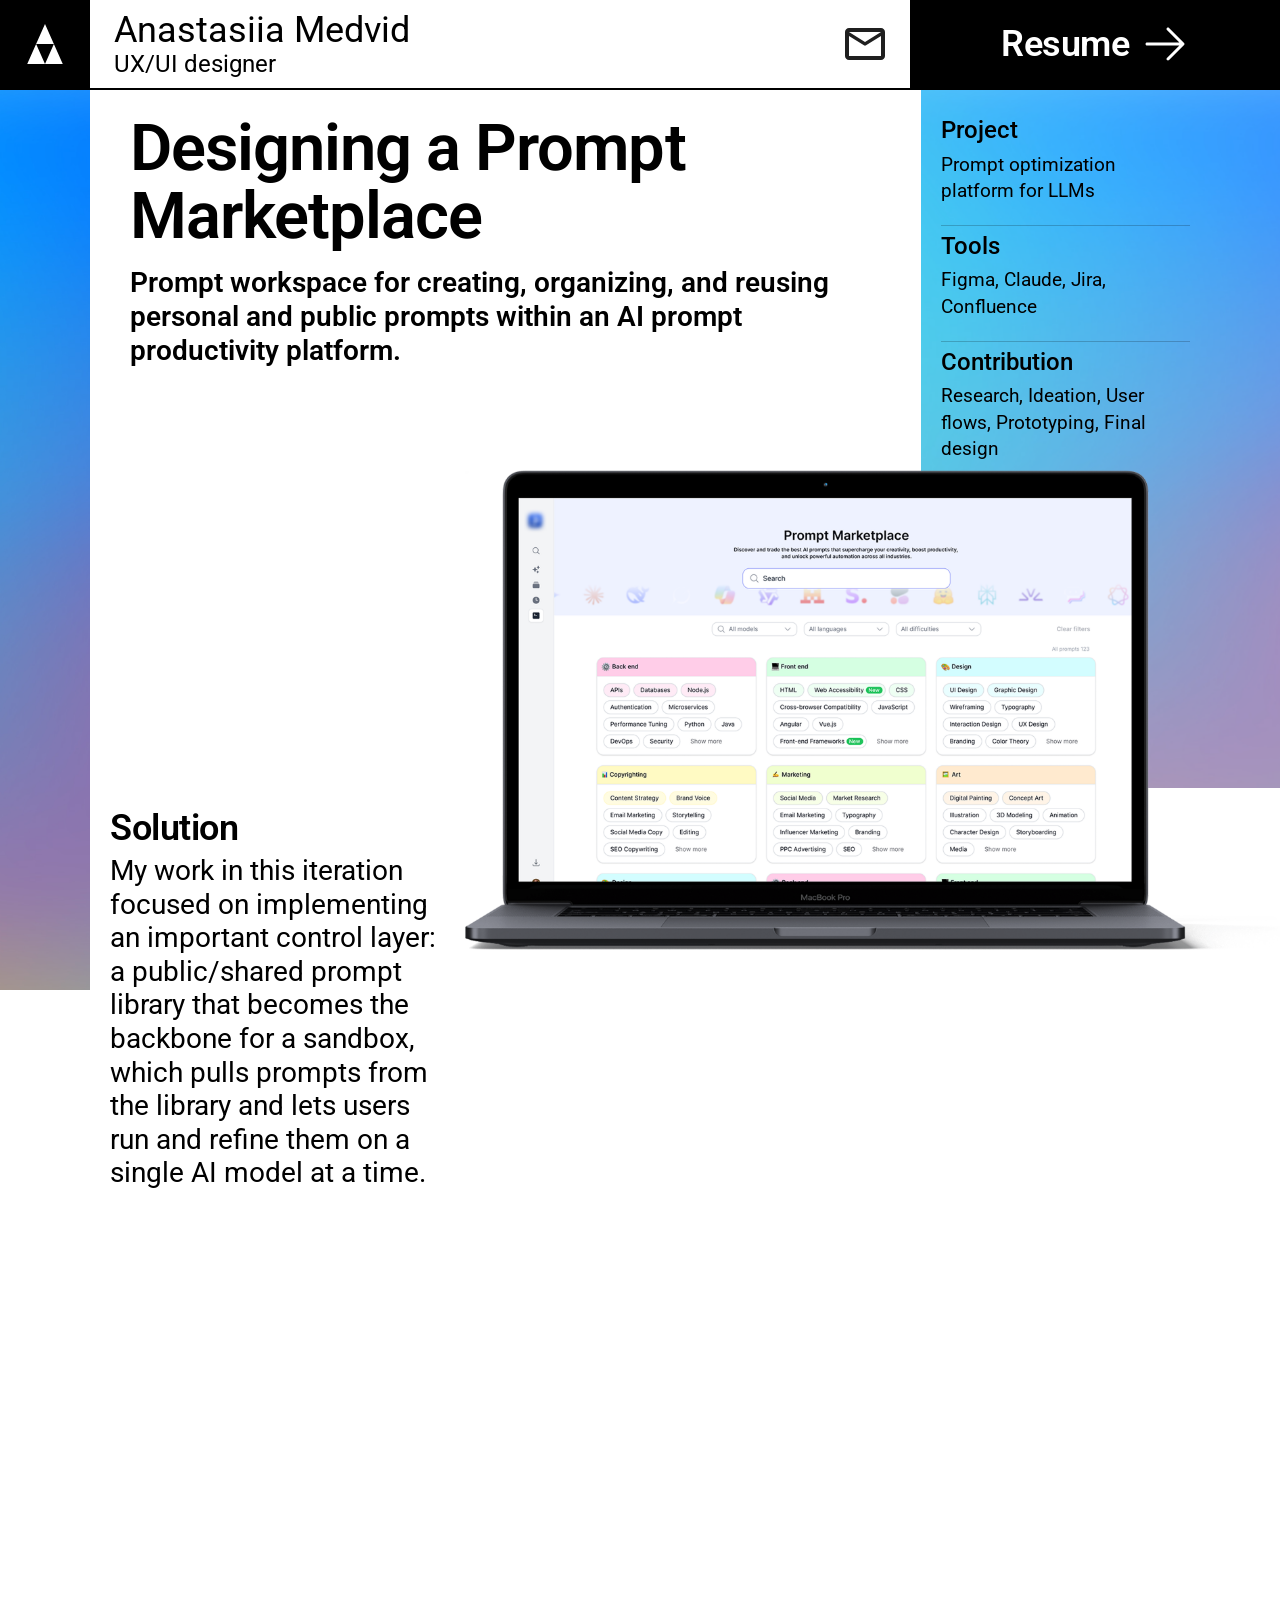
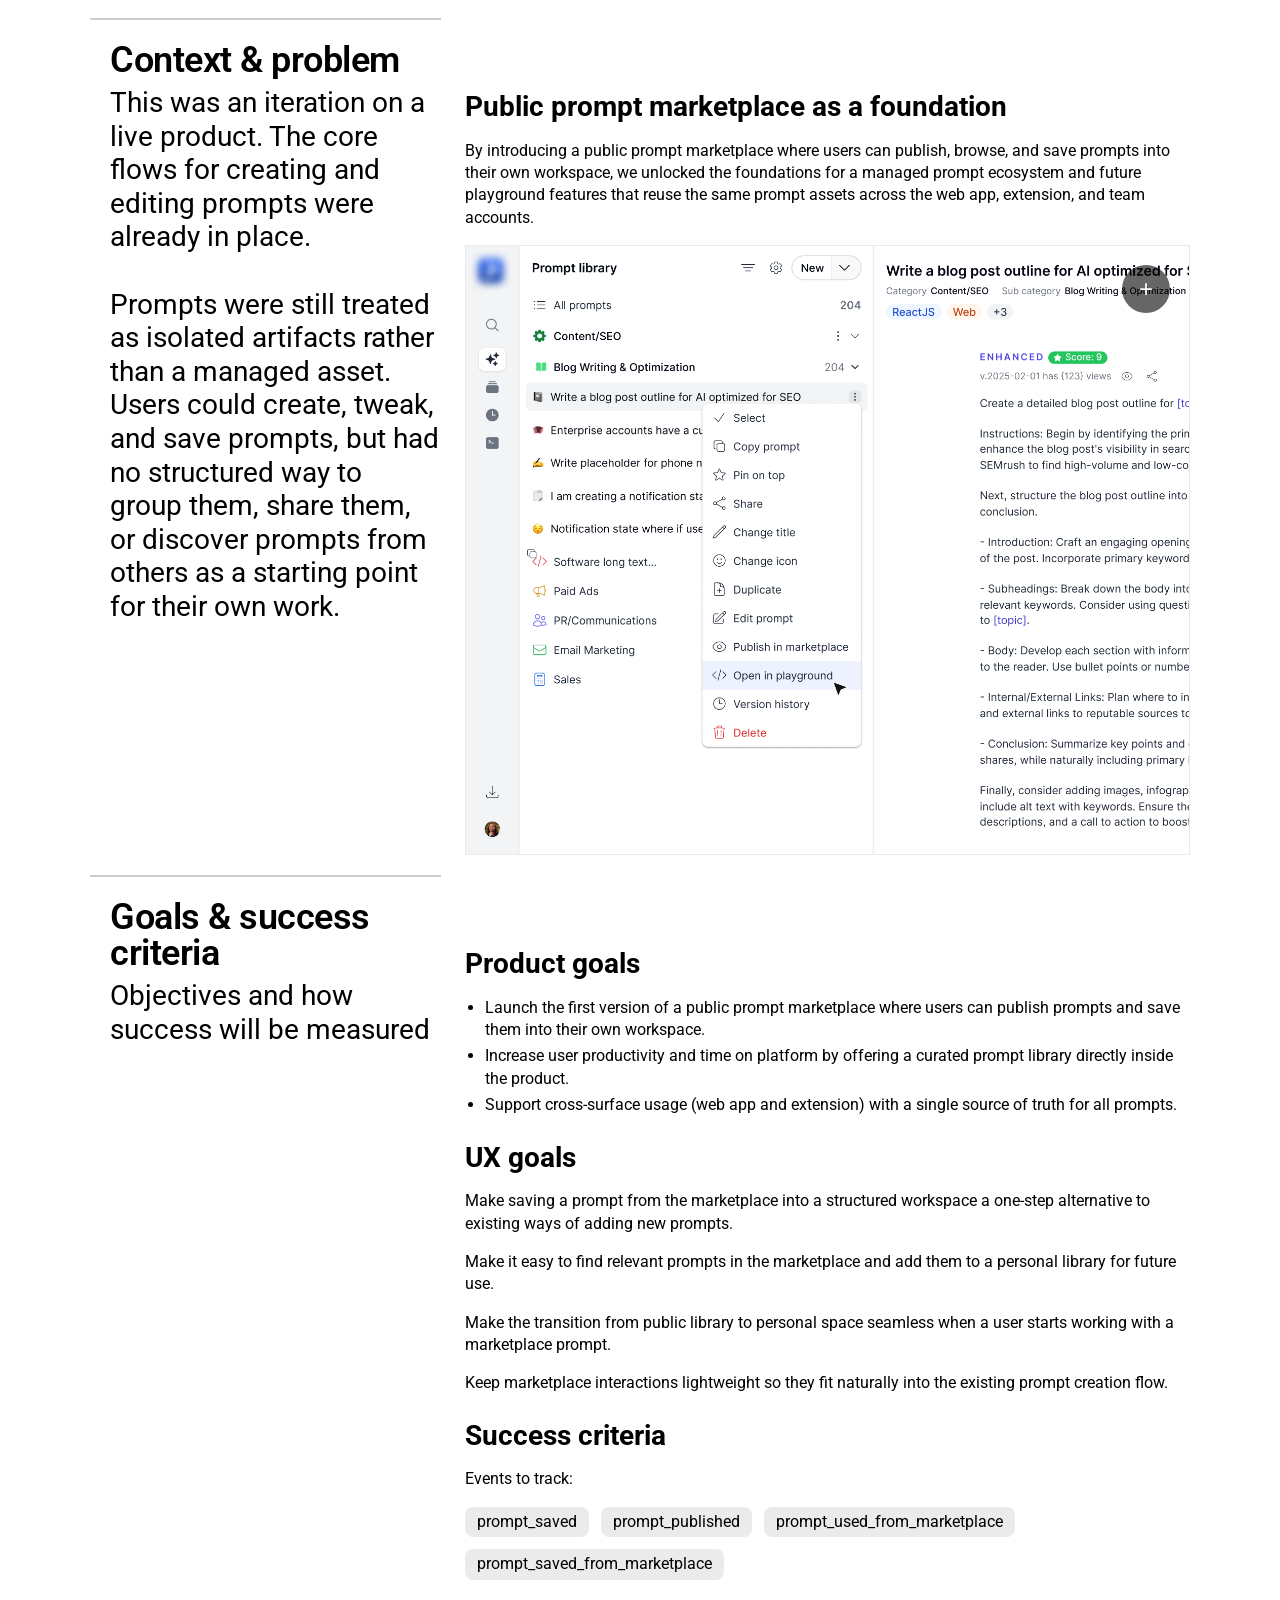
<file: pages/case2.html>
<!DOCTYPE html>
<html lang="en">
<head>
  <meta charset="UTF-8">
  <meta name="viewport" content="width=device-width, initial-scale=1.0">
  <title>Prompt Marketplace — Anastasiia Medvid</title>
  <link rel="icon" type="image/png" href="../favicon.png">
  <meta name="description" content="UX case study: designing a prompt marketplace for an AI platform. Goals, scope, competitive analysis and key user flows by Anastasiia Medvid.">
  <link rel="canonical" href="https://ursaux.com/pages/case2.html">

  <!-- Open Graph -->
  <meta property="og:type"        content="website">
  <meta property="og:url"         content="https://ursaux.com/pages/case2.html">
  <meta property="og:title"       content="Prompt Marketplace — Anastasiia Medvid · ursaux.com">
  <meta property="og:description" content="UX case study: designing a prompt marketplace for an AI platform. Goals, scope, competitive analysis and key user flows at ursaux.com">
  <meta property="og:image"       content="https://ursaux.com/assets/images/og-image.png">

  <!-- Twitter Card -->
  <meta name="twitter:card"        content="summary_large_image">
  <meta name="twitter:title"       content="Prompt Marketplace — Anastasiia Medvid · ursaux.com">
  <meta name="twitter:description" content="UX case study: designing a prompt marketplace for an AI platform. Goals, scope, competitive analysis and key user flows at ursaux.com">
  <meta name="twitter:image"       content="https://ursaux.com/assets/images/og-image.png">

  <link rel="preconnect" href="https://fonts.googleapis.com">
  <link rel="preconnect" href="https://fonts.gstatic.com" crossorigin>
  <link href="https://fonts.googleapis.com/css2?family=Roboto:wght@400;600&display=swap" rel="stylesheet">
  <link rel="stylesheet" href="../css/main.css">
</head>
<body>

  <!-- Header -->
  <header class="header header--inner">
    <a href="../index.html" class="header__home" aria-label="Home">
      <img class="header__home-icon" src="../assets/images/logo56.svg" alt="Logo" width="56" height="56">
      <img class="header__menu-icon header__menu-icon--open" src="../assets/icons/icon-menu.svg" alt="Menu" width="48" height="48">
      <img class="header__menu-icon header__menu-icon--close" src="../assets/icons/icon-close.svg" alt="Close" width="48" height="48">
    </a>
    <div class="header__center">
      <span class="header__name">Anastasiia Medvid</span>
      <span class="header__role">UX/UI designer</span>
    </div>
    <a href="#" class="header__email js-contact-open" aria-label="Email">
      <img class="header__email-icon" src="../assets/icons/icon-email.svg" alt="Email" width="48" height="48">
    </a>
    <a href="#" class="header__resume">
      <span class="header__resume-label">Resume</span>
      <img class="header__resume-arrow" src="../assets/icons/icon-arrow-right.svg" alt="" width="48" height="48">
    </a>
  </header>

  <!-- Contact Form Overlay -->
  <div class="contact-overlay" id="contact-overlay">
    <div class="contact-overlay__backdrop"></div>
    <div class="contact-overlay__panel">
      <div class="contact-overlay__content">
        <div class="contact-overlay__header">
          <h2 class="contact-overlay__title">Let's break the ice</h2>
          <button class="contact-overlay__close" aria-label="Close">
            <img src="../assets/icons/icon-close.svg" alt="" width="48" height="48">
          </button>
        </div>
        <form class="contact-overlay__form" novalidate action="https://formspree.io/f/xvzvbadp" method="POST">
          <div class="contact-overlay__row">
            <div class="contact-overlay__field">
              <input class="contact-overlay__input" type="email" name="email" placeholder="Email" required>
              <span class="contact-overlay__error"></span>
            </div>
            <div class="contact-overlay__field">
              <input class="contact-overlay__input" type="text" name="name" placeholder="Name" required>
              <span class="contact-overlay__error"></span>
            </div>
          </div>
          <div class="contact-overlay__field">
            <textarea class="contact-overlay__textarea" name="message" placeholder="What project can I help you with?" rows="5"></textarea>
            <span class="contact-overlay__error"></span>
          </div>
          <div class="contact-overlay__bottom">
            <button class="contact-overlay__submit" type="submit">
              <span class="contact-overlay__submit-label">Send message</span>
              <img class="contact-overlay__submit-arrow" src="../assets/icons/icon-arrow-right.svg" alt="" width="48" height="48">
            </button>
            <img class="contact-overlay__image" src="../assets/images/email-image.png" alt="">
          </div>
        </form>
        <div class="contact-overlay__success">
          <p class="contact-overlay__success-text">Thank you! Your message has been sent.</p>
          <button class="contact-overlay__again" type="button">
            <span class="contact-overlay__again-label">Send one more</span>
            <img class="contact-overlay__again-arrow" src="../assets/icons/icon-arrow-right.svg" alt="" width="48" height="48">
          </button>
        </div>
      </div>
    </div>
  </div>

  <!-- Mobile / Tablet menu -->
  <nav class="header__menu" aria-label="Main menu">
    <img class="header__menu-left" src="../assets/images/manu-left.png" alt="">
    <div class="header__menu-content">
      <a class="header__menu-link" href="../index.html">Home</a>
      <a class="header__menu-link" href="../index.html#competences">Competences</a>
      <a class="header__menu-link" href="../index.html#services">Services</a>
      <a class="header__menu-link" href="../index.html#projects">Projects</a>
      <a class="header__menu-link" href="../index.html#workflow">Workflow</a>
      <a href="#" class="header__menu-email js-contact-open" aria-label="Email">
        <img src="../assets/icons/icon-email.svg" alt="" width="48" height="48">
      </a>
    </div>
    <img class="header__menu-bottom" src="../assets/images/manu-bottom.png" alt="">
  </nav>

  <!-- Case Hero -->
  <section class="case-hero">
    <div class="case-hero__left">
      <img src="../assets/images/case2-hero-left.png" alt="">
    </div>

    <div class="case-hero__body">
      <div class="case-hero__top">
        <div class="case-hero__title-block">
          <h1 class="case-hero__title">Designing a  Prompt Marketplace</h1>
          <p class="case-hero__subtitle">Prompt workspace for creating, organizing, and reusing personal and public prompts within an AI prompt productivity platform.</p>
        </div>
        <div class="case-hero__info" style="background-image: url('../assets/images/case2-hero-right.png')">
          <div class="case-hero__info-row">
            <p class="case-hero__info-label">Project</p>
            <p class="case-hero__info-value">Prompt optimization platform for LLMs</p>
          </div>
          <div class="case-hero__info-row">
            <p class="case-hero__info-label">Tools</p>
            <p class="case-hero__info-value">Figma, Claude, Jira, Confluence</p>
          </div>
          <div class="case-hero__info-row">
            <p class="case-hero__info-label">Contribution</p>
            <p class="case-hero__info-value">Research, Ideation, User flows, Prototyping, Final design</p>
          </div>
        </div>
      </div>

      <div class="case-hero__main">
        <div class="case-hero__laptop">
          <img src="../assets/images/case2-hero.png" alt="AI prompt marketplace platform — UX/UI design">
        </div>
        <div class="case-hero__nav">
        <div class="case-hero__nav-item is-open" id="solution">
          <div class="case-hero__nav-left">
            <h3 class="case-hero__nav-title">Solution</h3>
            <p class="case-hero__nav-body">My work in this iteration focused on implementing an important control layer: a public/shared prompt library that becomes the backbone for a sandbox, which pulls prompts from the library and lets users run and refine them on a single AI model at a time.</p>
          </div>
          <div class="case-hero__nav-content">
            <!-- Solution content here -->
          </div>
        </div>
        <div class="case-hero__nav-item" id="context-problem">
          <div class="case-hero__nav-left">
            <h3 class="case-hero__nav-title">Context &amp; problem</h3>
            <p class="case-hero__nav-body">This was an iteration on a live product. The core flows for creating and editing prompts were already in place.<br><br>Prompts were still treated as isolated artifacts rather than a managed asset. Users could create, tweak, and save prompts, but had no structured way to group them, share them, or discover prompts from others as a starting point for their own work.</p>
          </div>
          <div class="case-hero__nav-content">
            <div class="content-blocks">
              <div class="content-block">
                <h4 class="content-block__title">Public prompt marketplace as a foundation</h4>
                <p class="content-block__text">By introducing a public prompt marketplace where users can publish, browse, and save prompts into their own workspace, we unlocked the foundations for a managed prompt ecosystem and future playground features that reuse the same prompt assets across the web app, extension, and team accounts.</p>
                <div class="content-block__media content-block__media--fit">
                  <img class="content-block__media-img" src="../assets/images/case2-context.png" alt="Public prompt marketplace — product context and structure" loading="lazy">
                  <button class="content-block__zoom" type="button" data-zoom-src="../assets/images/case2-context.png" data-zoom-alt="Context screenshot">+</button>
                </div>
              </div>
            </div>
          </div>
        </div>
        <div class="case-hero__nav-item" id="goals-success">
          <div class="case-hero__nav-left">
            <h3 class="case-hero__nav-title">Goals &amp; success criteria</h3>
            <p class="case-hero__nav-body">Objectives and how success will be measured</p>
          </div>
          <div class="case-hero__nav-content">
            <div class="content-blocks">
              <div class="content-block">
                <h4 class="content-block__title">Product goals</h4>
                <ul class="content-block__list">
                  <li>Launch the first version of a public prompt marketplace where users can publish prompts and save them into their own workspace.</li>
                  <li>Increase user productivity and time on platform by offering a curated prompt library directly inside the product.</li>
                  <li>Support cross-surface usage (web app and extension) with a single source of truth for all prompts.</li>
                </ul>
              </div>
              <div class="content-block">
                <h4 class="content-block__title">UX goals</h4>
                <p class="content-block__text">Make saving a prompt from the marketplace into a structured workspace a one-step alternative to existing ways of adding new prompts.</p>
                <p class="content-block__text">Make it easy to find relevant prompts in the marketplace and add them to a personal library for future use.</p>
                <p class="content-block__text">Make the transition from public library to personal space seamless when a user starts working with a marketplace prompt.</p>
                <p class="content-block__text">Keep marketplace interactions lightweight so they fit naturally into the existing prompt creation flow.</p>
              </div>
              <div class="content-block">
                <h4 class="content-block__title">Success criteria</h4>
                <p class="content-block__text">Events to track:</p>
                <ul class="content-block__pills">
                  <li class="content-block__pill">prompt_saved</li>
                  <li class="content-block__pill">prompt_published</li>
                  <li class="content-block__pill">prompt_used_from_marketplace</li>
                  <li class="content-block__pill">prompt_saved_from_marketplace</li>
                </ul>
              </div>
            </div>
          </div>
        </div>
        <div class="case-hero__nav-item" id="scope">
          <div class="case-hero__nav-left">
            <h3 class="case-hero__nav-title">Scope of this iteration</h3>
            <p class="case-hero__nav-body"></p>
          </div>
          <div class="case-hero__nav-content">
            <ul class="bullet-list">
              <li class="bullet-list__item">
                <span class="bullet-list__marker"></span>
                <h4 class="bullet-list__title">Prompt lifecycle and publishing</h4>
                <p class="bullet-list__subtitle">Save prompts from marketplace, edit and restore versions, publish/hide/delete prompts, categories, and groups.</p>
              </li>
              <li class="bullet-list__item">
                <span class="bullet-list__marker"></span>
                <h4 class="bullet-list__title">Grouping, moderation, and edge cases</h4>
                <p class="bullet-list__subtitle">Create prompt groups, publish categories/subcategories, report content, detect spam/duplicates, handle inappropriate or removed prompts.</p>
              </li>
              <li class="bullet-list__item">
                <span class="bullet-list__marker"></span>
                <h4 class="bullet-list__title">Navigation and entry points</h4>
                <p class="bullet-list__subtitle">Add marketplace as a first-class entry in navigation and sidebar.</p>
              </li>
            </ul>
          </div>
        </div>
        <div class="case-hero__nav-item" id="constraints">
          <div class="case-hero__nav-left">
            <h3 class="case-hero__nav-title">Constraints &amp; inputs</h3>
            <p class="case-hero__nav-body">What shaped the solution and what trade-offs followed.</p>
          </div>
          <div class="case-hero__nav-content">
            <div class="content-blocks">
              <div class="content-block">
                <h4 class="content-block__title">Inputs</h4>
                <p class="content-block__text">Existing prompt management (private library, editor, history, variables) defined the data model and main workflows the marketplace had to align with.</p>
                <p class="content-block__text">Business requirements to plug marketplace publishing and "add from marketplace to library" into this system set the minimum surface the design needed to cover.</p>
              </div>
              <div class="content-block">
                <h4 class="content-block__title">Constraints</h4>
                <p class="content-block__text">New marketplace flows had to be embedded into the current Prompt Manager, which limited how much navigation and information architecture could change in one iteration.</p>
                <p class="content-block__text">The UX needed to blur the line between editing a prompt in the marketplace and in the private library, while still making ownership and state explicit, which pushed the design toward clear status labels, badges, and history views.</p>
                <p class="content-block__text">Users had to see a reliable history and current status for each prompt, which drove decisions around versioning, status changes, and how destructive actions (hide/delete) are communicated in the UI.</p>
              </div>
            </div>
          </div>
        </div>
        <div class="case-hero__nav-item" id="competitive-analysis">
          <div class="case-hero__nav-left">
            <h3 class="case-hero__nav-title">Competitive &amp; best‑practice analysis</h3>
            <p class="case-hero__nav-body">As a result of the competitive and best-practice analysis, the following patterns were adopted:</p>
          </div>
          <div class="case-hero__nav-content">
            <div class="content-blocks">
              <div class="content-block">
                <h4 class="content-block__title">Patterns</h4>
                <ul class="content-block__list">
                  <li>Category-grid marketplace landing</li>
                  <li>Faceted filters (model, language, difficulty) + search</li>
                  <li>Category cards with subtopic chips</li>
                  <li>Timeline-based version history</li>
                  <li>Timeline-based usage history</li>
                  <li>Version/usage cards with inline primary actions</li>
                  <li>Unified modal for enhance / save / publish</li>
                  <li>Single metadata form for marketplace publishing</li>
                </ul>
              </div>
            </div>
            <div class="content-block__media content-block__media--fit">
              <img class="content-block__media-img" src="../assets/images/case2-research.jpg" alt="Competitive and best-practice analysis — prompt marketplace patterns" loading="lazy">
              <button class="content-block__zoom" type="button" data-zoom-src="../assets/images/case2-research.jpg" data-zoom-alt="Competitive analysis">+</button>
            </div>
          </div>
        </div>
        <div class="case-hero__nav-item" id="key-user-flow">
          <div class="case-hero__nav-left">
            <h3 class="case-hero__nav-title">Key user flow</h3>
            <p class="case-hero__nav-body">After several iterations, the solution aligned with both user and business needs. The core flows were refined into a functional, predictable, and easy-to-use system.</p>
          </div>
          <div class="case-hero__nav-content">
            <div class="content-blocks">
              <div class="content-block">
                <h4 class="content-block__title">Prompt marketplace</h4>
                <p class="content-block__text">I went with a familiar search-and-filter layout, with filters for model, language, and difficulty. On the main page, topics are grouped into clear categories; tapping a category drills down into a scoped view with a topic list and prompt previews. Users can also run a separate search scoped by author to quickly find prompts from specific creators.nngroup+2</p>
                <div class="image-carousel">
                  <div class="image-carousel__track">
                    <div class="image-carousel__slide"><img src="../assets/images/case2-flow1.png" alt="Prompt marketplace — main view" loading="lazy"></div>
                    <div class="image-carousel__slide"><img src="../assets/images/case2-flow2.png" alt="Prompt marketplace — category view" loading="lazy"></div>
                    <div class="image-carousel__slide"><img src="../assets/images/case2-flow3.png" alt="Prompt marketplace — search" loading="lazy"></div>
                    <div class="image-carousel__slide"><img src="../assets/images/case2-flow4.png" alt="Prompt marketplace — prompt detail" loading="lazy"></div>
                  </div>
                  <button class="image-carousel__btn image-carousel__btn--prev" type="button" aria-label="Previous"></button>
                  <button class="image-carousel__btn image-carousel__btn--next" type="button" aria-label="Next"></button>
                  <div class="image-carousel__dots">
                    <button class="image-carousel__dot is-active" type="button" aria-label="Slide 1"></button>
                    <button class="image-carousel__dot" type="button" aria-label="Slide 2"></button>
                    <button class="image-carousel__dot" type="button" aria-label="Slide 3"></button>
                    <button class="image-carousel__dot" type="button" aria-label="Slide 4"></button>
                  </div>
                </div>
              </div>
              <div class="content-block">
                <h4 class="content-block__title">Save prompt from marketplace</h4>
                <p class="content-block__text">The prompt action buttons mirror the personal workspace pattern, so users don't have to relearn the flow. Saving a prompt from the marketplace is streamlined to just three clicks end-to-end.</p>
                <div class="video-player"
                     data-video-src="../assets/videos/case2-userSaveFromMarketplace.mp4"
                     data-video-poster="../assets/images/case2-preview-user-save-from-marketplace.png">
                  <img class="video-player__poster" src="../assets/images/case2-preview-user-save-from-marketplace.png" alt="Save prompt from marketplace" loading="lazy">
                  <button class="video-player__play" type="button" aria-label="Play video"></button>
                </div>
              </div>
              <div class="content-block">
                <h4 class="content-block__title">Prompt details</h4>
                <p class="content-block__text">The prompt details page surfaces what the prompt does, the prompt content itself with primary actions, a worked example, and a strip of similar prompts to explore related use cases.</p>
                <div class="video-player"
                     data-video-src="../assets/videos/case2-prompt-details.mp4"
                     data-video-poster="../assets/images/case2-preview-prompt-detals.png">
                  <img class="video-player__poster" src="../assets/images/case2-preview-prompt-detals.png" alt="Prompt details" loading="lazy">
                  <button class="video-player__play" type="button" aria-label="Play video"></button>
                </div>
              </div>
              <div class="content-block">
                <h4 class="content-block__title">Publish prompt</h4>
                <p class="content-block__text">The flow supports smart auto-fill for title, category, subcategory, compatible models, and tags, so creators start from a sensible default rather than a blank form. They can accept, regenerate, or completely override any suggested metadata and enter their own details manually.</p>
                <div class="video-player"
                     data-video-src="../assets/videos/case2-add-new-prompt-to-marketplace.mp4"
                     data-video-poster="../assets/images/case2-preview-add-prompt-to-marketplace.png">
                  <img class="video-player__poster" src="../assets/images/case2-preview-add-prompt-to-marketplace.png" alt="Publish prompt" loading="lazy">
                  <button class="video-player__play" type="button" aria-label="Play video"></button>
                </div>
              </div>
              <div class="content-block">
                <h4 class="content-block__title">Edge case. Saved prompt was hidden or deleted</h4>
                <ul class="content-block__list">
                  <li>If the marketplace author hides or deletes a saved prompt, its details page becomes an empty state.</li>
                  <li>When the prompt was saved without local edits, the user also loses the option to restore that original version.</li>
                </ul>
                <div class="image-carousel">
                  <div class="image-carousel__track">
                    <div class="image-carousel__slide"><img src="../assets/images/case2-edge-case1.png" alt="Edge case — version history" loading="lazy"></div>
                    <div class="image-carousel__slide"><img src="../assets/images/case2-edge-case2.png" alt="Edge case — prompt unavailable" loading="lazy"></div>
                  </div>
                  <button class="image-carousel__btn image-carousel__btn--prev" type="button" aria-label="Previous"></button>
                  <button class="image-carousel__btn image-carousel__btn--next" type="button" aria-label="Next"></button>
                  <div class="image-carousel__dots">
                    <button class="image-carousel__dot is-active" type="button" aria-label="Slide 1"></button>
                    <button class="image-carousel__dot" type="button" aria-label="Slide 2"></button>
                  </div>
                </div>
              </div>
            </div>
          </div>
        </div>
        <div class="case-hero__nav-spacer"></div>
      </div>
      </div>
    </div>
  </section>

  <!-- ====== Bottom sections — hidden until all nav-items are open ====== -->
  <div class="case-bottom">

  <!-- ====== More Projects ====== -->
  <section class="more-projects">
    <h2 class="more-projects__title h2">More projects</h2>
    <div class="more-projects__list">
      <a class="more-projects__card" href="case3.html">
        <div class="more-projects__card-text">
          <h3 class="more-projects__card-title h3">Comprehensive AI shift planning for a hotel management SaaS platform</h3>
          <p class="more-projects__card-body">Designing a modular, multi-agent AI scheduling system that coordinates hotel operations and learns from historical patterns.</p>
        </div>
        <div class="more-projects__card-img">
          <img src="../assets/images/preview-case3.png?v=2" alt="AI hotel management SaaS — complex dashboard and shift planning UX" loading="lazy">
        </div>
      </a>
      <a class="more-projects__card" href="case1.html">
        <div class="more-projects__card-text">
          <h3 class="more-projects__card-title h3">Reducing friction in a complex HR B2B management tool</h3>
          <p class="more-projects__card-body">In 1 month of redesign, I reduced the time to complete the key workflow from X to Y minutes, based on research into users' real needs and behaviors.</p>
        </div>
        <div class="more-projects__card-img">
          <img src="../assets/images/preview-case1.png?v=2" alt="B2B HR recruitment platform UX/UI design — complex SaaS dashboard" loading="lazy">
        </div>
      </a>
    </div>
  </section>

  <!-- ====== Email Section ====== -->
  <section class="email">
    <div class="email__content">
      <div class="email__title-block">
        <h2 class="email__greeting">Hi, I'm</h2>
        <div class="email__name-row">
          <img class="email__avatar" src="../assets/images/email-avatar.png" alt="Product designer for complex B2B SaaS and AI systems" loading="lazy">
          <h2 class="email__name">Stacy</h2>
        </div>
        <p class="email__subtitle">Your best choice designer.</p>
      </div>
      <div class="email__cta">
        <p class="email__cta-text">I'll help you to make a choice and ready to ansfer for any questions.</p>
        <div class="email__cta-image-container">
          <div class="email__cta-image-wrap">
            <img class="email__cta-image" src="../assets/images/email-small.png" alt="" loading="lazy">
            <a href="#" class="email__cta-button js-contact-open">
              <span class="email__cta-label">Contact me</span>
              <img class="email__cta-arrow" src="../assets/icons/icon-email.svg" alt="" width="48" height="48" loading="lazy">
            </a>
          </div>
        </div>
      </div>
    </div>
  </section>

  <!-- ====== Footer ====== -->
  <footer class="footer">
    <div class="footer__content">
      <div class="footer__left">
        <button class="footer__back" aria-label="Back to top">
          <img class="footer__back-icon" src="../assets/icons/icon-arrow-right.svg" alt="" loading="lazy">
        </button>
        <div class="footer__text">
          <h2 class="footer__name">Anastasiia Medvid</h2>
          <p class="footer__role">Crafting thoughtful interfaces for ambitious products</p>
        </div>
        <a class="footer__linkedin" href="https://www.linkedin.com/in/anastasiia-medvid" target="_blank" rel="noopener noreferrer" aria-label="LinkedIn">
          <img class="footer__linkedin-icon" src="../assets/icon-linkedin.svg" alt="" loading="lazy">
        </a>
      </div>
      <nav class="footer__nav">
        <a class="footer__nav-card" href="#projects">Projects</a>
        <a class="footer__nav-card" href="#services">Services</a>
        <a class="footer__nav-card" href="#competences">Competences</a>
        <a class="footer__nav-card" href="#workflow">Workflow</a>
      </nav>
    </div>
    <div class="footer__copyright">
      <p class="footer__copyright-text">&copy;2026 Anastasiia Medvid.</p>
    </div>
  </footer>

  </div><!-- /.case-bottom -->

  <script src="../js/main.js"></script>
  <script src="../js/components/header-menu.js"></script>
  <script src="../js/components/contact-overlay.js"></script>
  <script src="../js/components/case-hero.js"></script>
  <script src="../js/components/image-zoom.js"></script>
  <script src="../js/components/image-carousel.js"></script>
  <script src="../js/components/video-player.js"></script>
  <script src="../js/components/grid-overlay.js"></script>
  <script src="../js/components/resume-overlay.js"></script>
</body>
</html>
</file>
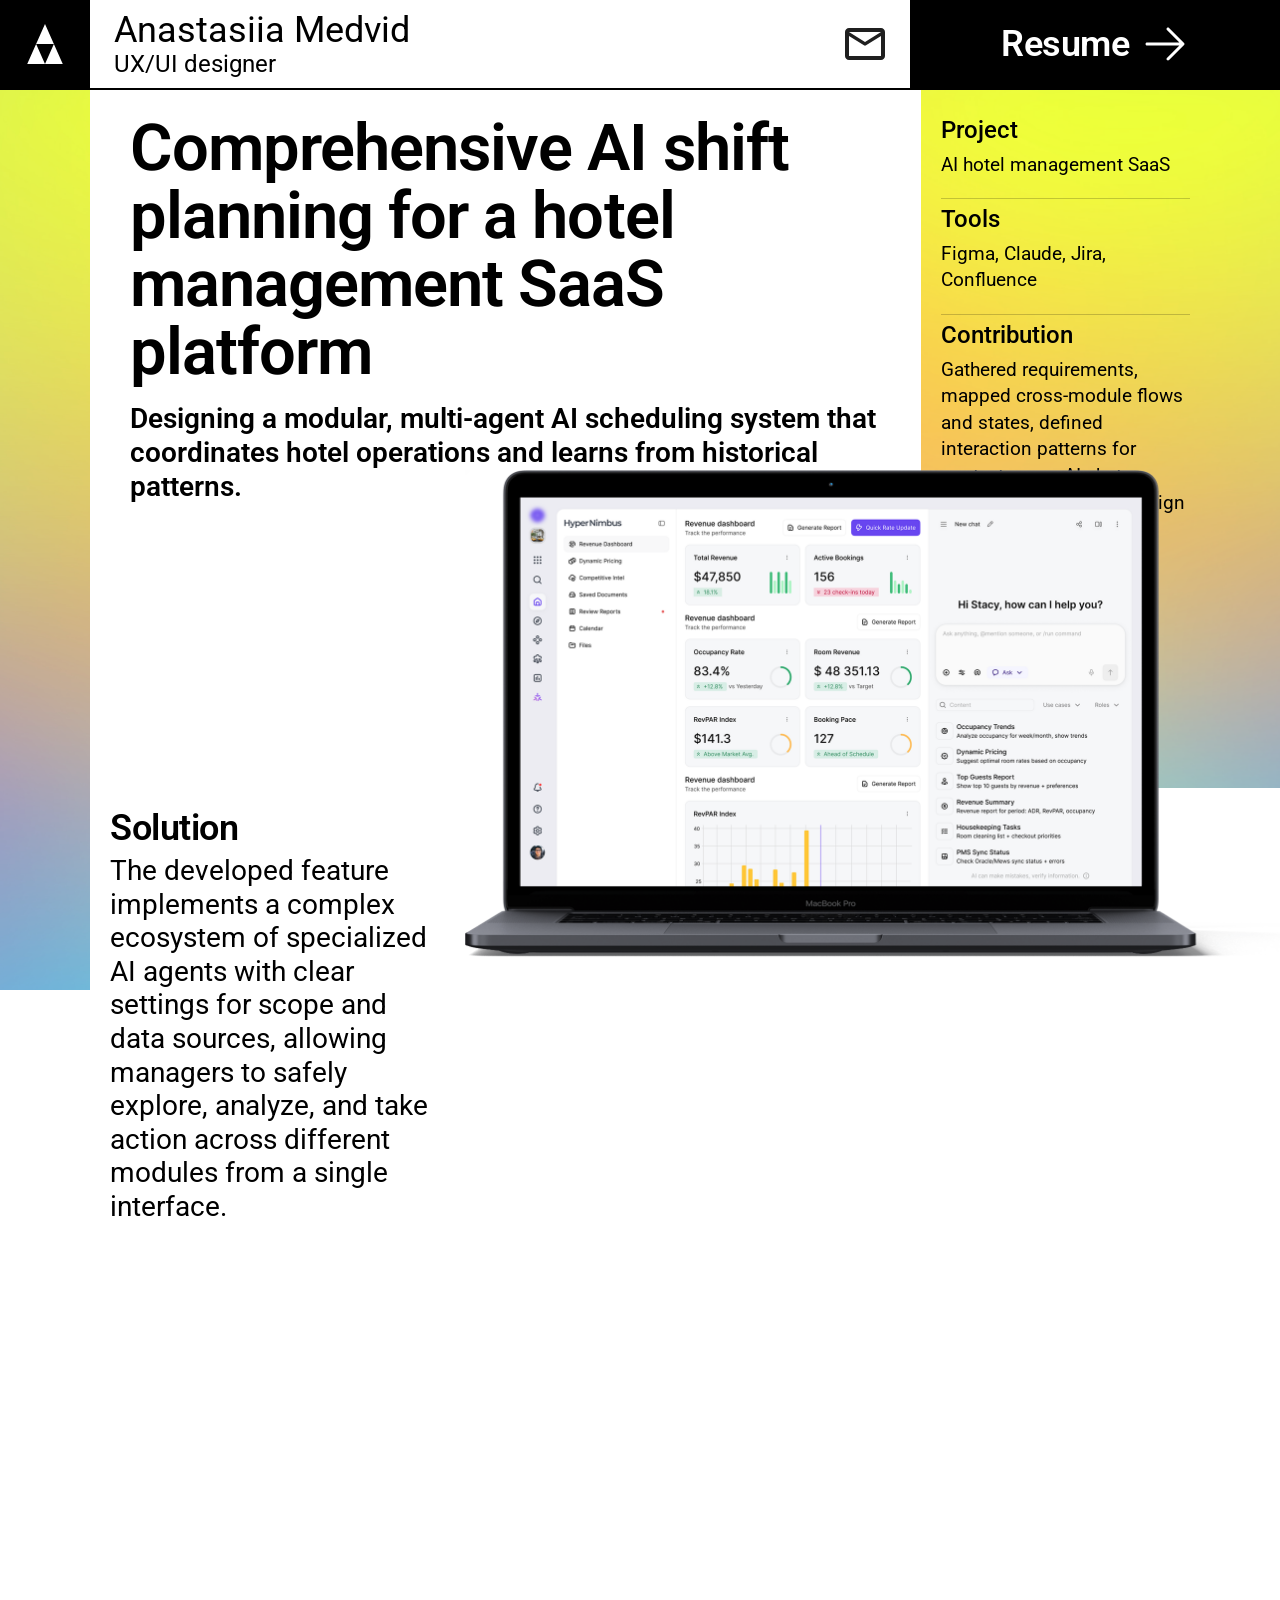
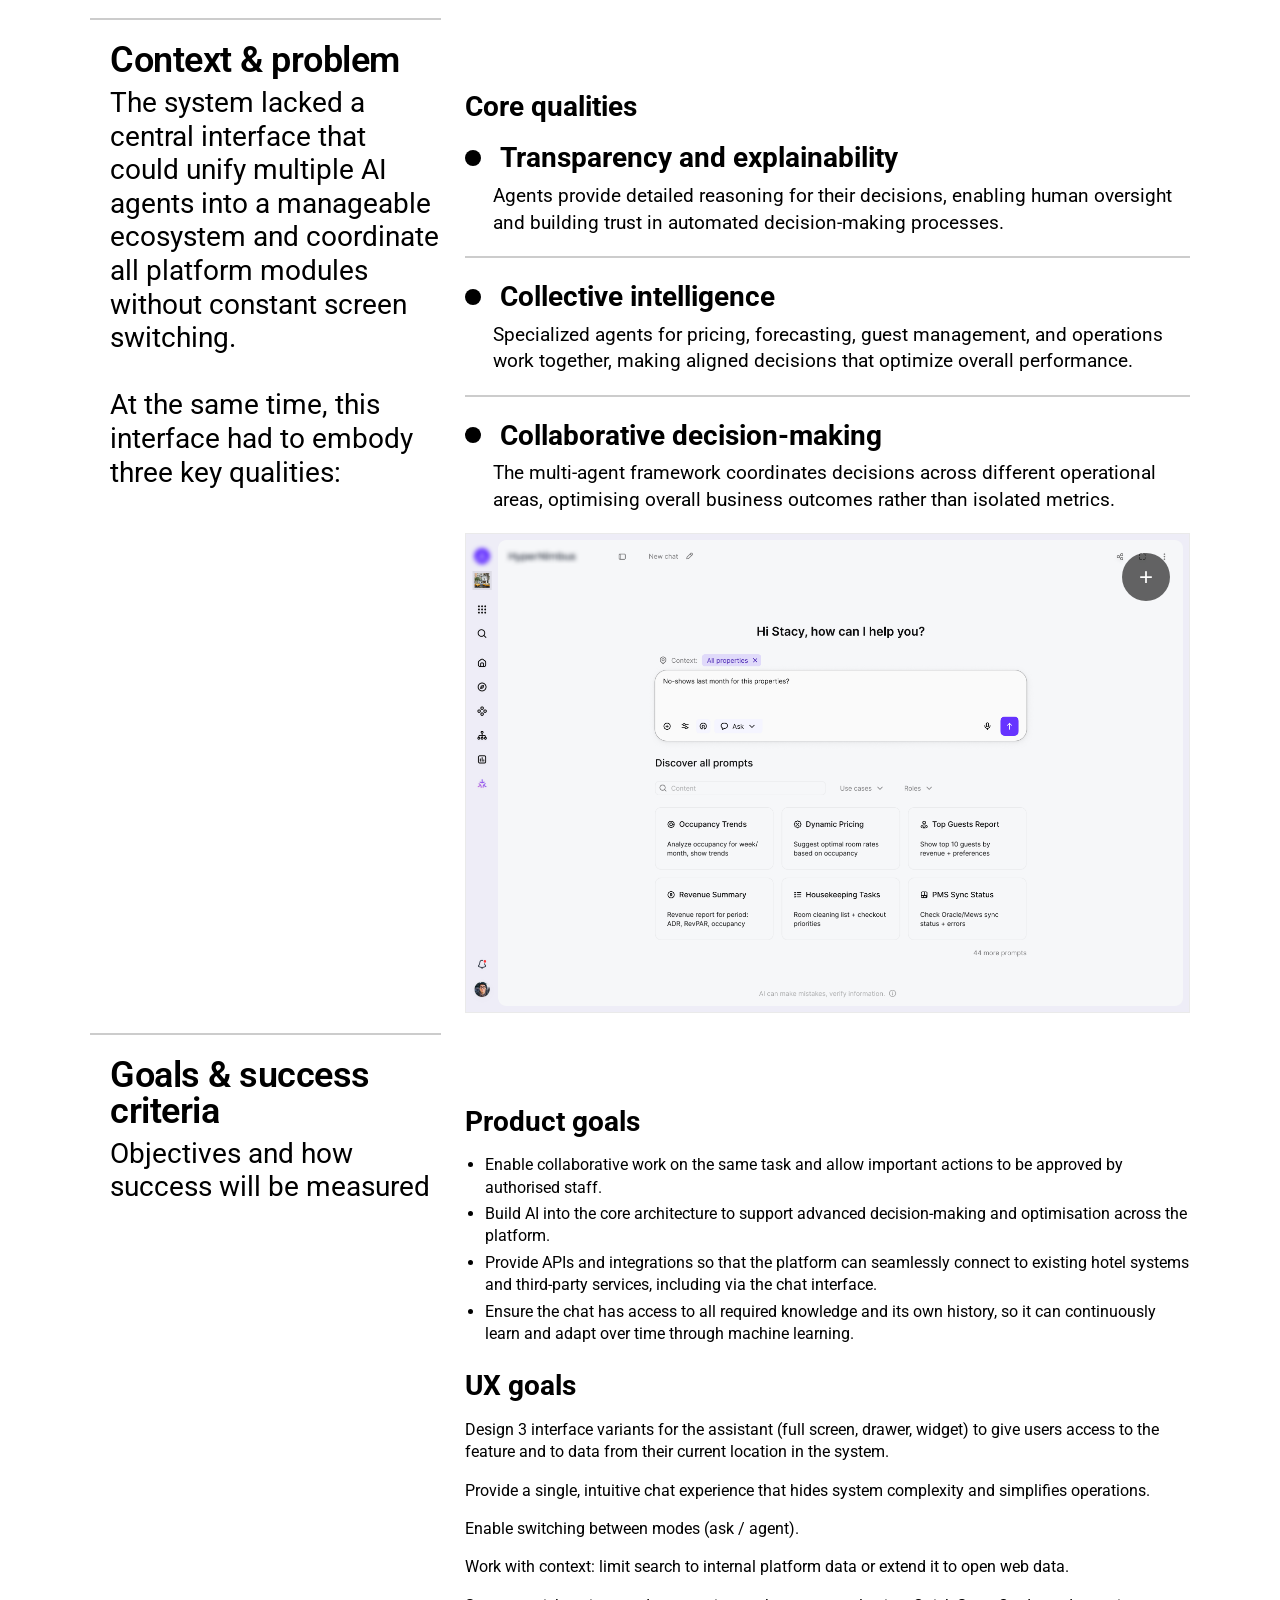
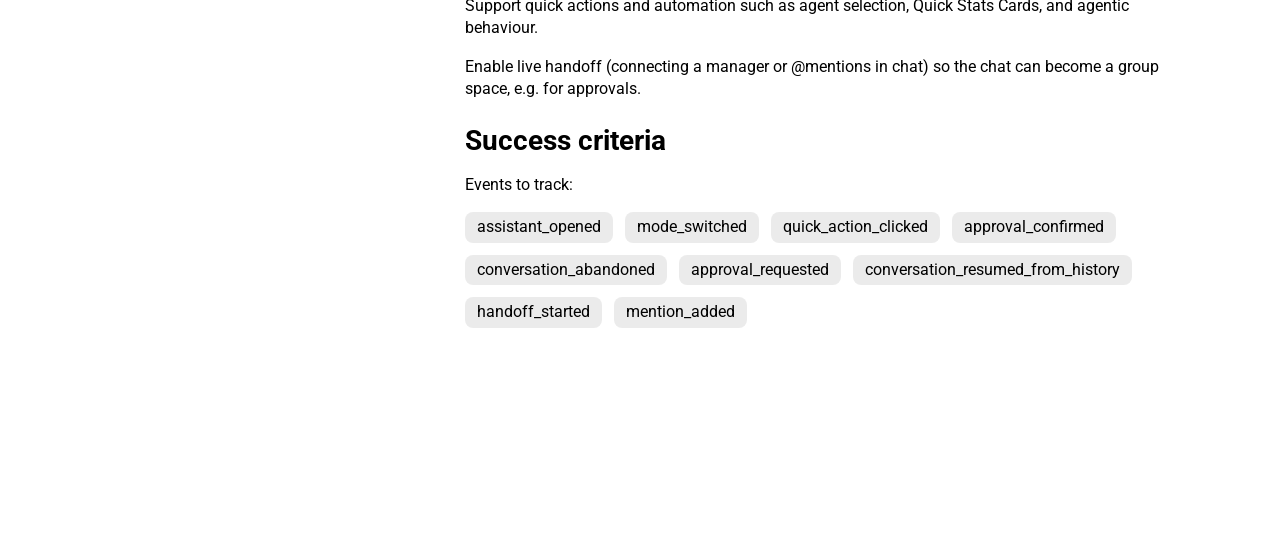
<file: pages/case3.html>
<!DOCTYPE html>
<html lang="en">
<head>
  <meta charset="UTF-8">
  <meta name="viewport" content="width=device-width, initial-scale=1.0">
  <title>AI Hotel Management — Anastasiia Medvid</title>
  <link rel="icon" type="image/png" href="../favicon.png">
  <meta name="description" content="UX case study: designing UX for an AI-powered hotel management SaaS. Agentic patterns, user flows and collaborative AI interface by Anastasiia Medvid.">
  <link rel="canonical" href="https://ursaux.com/pages/case3.html">

  <!-- Open Graph -->
  <meta property="og:type"        content="website">
  <meta property="og:url"         content="https://ursaux.com/pages/case3.html">
  <meta property="og:title"       content="AI Hotel Management — Anastasiia Medvid · ursaux.com">
  <meta property="og:description" content="UX case study: designing UX for an AI-powered hotel management SaaS. Agentic patterns, user flows and collaborative AI interface at ursaux.com">
  <meta property="og:image"       content="https://ursaux.com/assets/images/og-image.png">

  <!-- Twitter Card -->
  <meta name="twitter:card"        content="summary_large_image">
  <meta name="twitter:title"       content="AI Hotel Management — Anastasiia Medvid · ursaux.com">
  <meta name="twitter:description" content="UX case study: designing UX for an AI-powered hotel management SaaS. Agentic patterns, user flows and collaborative AI interface at ursaux.com">
  <meta name="twitter:image"       content="https://ursaux.com/assets/images/og-image.png">

  <link rel="preconnect" href="https://fonts.googleapis.com">
  <link rel="preconnect" href="https://fonts.gstatic.com" crossorigin>
  <link href="https://fonts.googleapis.com/css2?family=Roboto:wght@400;600&display=swap" rel="stylesheet">
  <link rel="stylesheet" href="../css/main.css">
</head>
<body>

  <!-- Header -->
  <header class="header header--inner">
    <a href="../index.html" class="header__home" aria-label="Home">
      <img class="header__home-icon" src="../assets/images/logo56.svg" alt="Logo" width="56" height="56">
      <img class="header__menu-icon header__menu-icon--open" src="../assets/icons/icon-menu.svg" alt="Menu" width="48" height="48">
      <img class="header__menu-icon header__menu-icon--close" src="../assets/icons/icon-close.svg" alt="Close" width="48" height="48">
    </a>
    <div class="header__center">
      <span class="header__name">Anastasiia Medvid</span>
      <span class="header__role">UX/UI designer</span>
    </div>
    <a href="#" class="header__email js-contact-open" aria-label="Email">
      <img class="header__email-icon" src="../assets/icons/icon-email.svg" alt="Email" width="48" height="48">
    </a>
    <a href="#" class="header__resume">
      <span class="header__resume-label">Resume</span>
      <img class="header__resume-arrow" src="../assets/icons/icon-arrow-right.svg" alt="" width="48" height="48">
    </a>
  </header>

  <!-- Contact Form Overlay -->
  <div class="contact-overlay" id="contact-overlay">
    <div class="contact-overlay__backdrop"></div>
    <div class="contact-overlay__panel">
      <div class="contact-overlay__content">
        <div class="contact-overlay__header">
          <h2 class="contact-overlay__title">Let's break the ice</h2>
          <button class="contact-overlay__close" aria-label="Close">
            <img src="../assets/icons/icon-close.svg" alt="" width="48" height="48">
          </button>
        </div>
        <form class="contact-overlay__form" novalidate action="https://formspree.io/f/xvzvbadp" method="POST">
          <div class="contact-overlay__row">
            <div class="contact-overlay__field">
              <input class="contact-overlay__input" type="email" name="email" placeholder="Email" required>
              <span class="contact-overlay__error"></span>
            </div>
            <div class="contact-overlay__field">
              <input class="contact-overlay__input" type="text" name="name" placeholder="Name" required>
              <span class="contact-overlay__error"></span>
            </div>
          </div>
          <div class="contact-overlay__field">
            <textarea class="contact-overlay__textarea" name="message" placeholder="What project can I help you with?" rows="5"></textarea>
            <span class="contact-overlay__error"></span>
          </div>
          <div class="contact-overlay__bottom">
            <button class="contact-overlay__submit" type="submit">
              <span class="contact-overlay__submit-label">Send message</span>
              <img class="contact-overlay__submit-arrow" src="../assets/icons/icon-arrow-right.svg" alt="" width="48" height="48">
            </button>
            <img class="contact-overlay__image" src="../assets/images/email-image.png" alt="">
          </div>
        </form>
        <div class="contact-overlay__success">
          <p class="contact-overlay__success-text">Thank you! Your message has been sent.</p>
          <button class="contact-overlay__again" type="button">
            <span class="contact-overlay__again-label">Send one more</span>
            <img class="contact-overlay__again-arrow" src="../assets/icons/icon-arrow-right.svg" alt="" width="48" height="48">
          </button>
        </div>
      </div>
    </div>
  </div>

  <!-- Mobile / Tablet menu -->
  <nav class="header__menu" aria-label="Main menu">
    <img class="header__menu-left" src="../assets/images/manu-left.png" alt="">
    <div class="header__menu-content">
      <a class="header__menu-link" href="../index.html">Home</a>
      <a class="header__menu-link" href="../index.html#competences">Competences</a>
      <a class="header__menu-link" href="../index.html#services">Services</a>
      <a class="header__menu-link" href="../index.html#projects">Projects</a>
      <a class="header__menu-link" href="../index.html#workflow">Workflow</a>
      <a href="#" class="header__menu-email js-contact-open" aria-label="Email">
        <img src="../assets/icons/icon-email.svg" alt="" width="48" height="48">
      </a>
    </div>
    <img class="header__menu-bottom" src="../assets/images/manu-bottom.png" alt="">
  </nav>

  <!-- Case Hero -->
  <section class="case-hero">
    <div class="case-hero__left">
      <img src="../assets/images/case3-hero-left.png" alt="">
    </div>

    <div class="case-hero__body">
      <div class="case-hero__top">
        <div class="case-hero__title-block">
          <h1 class="case-hero__title">Comprehensive AI shift planning for a hotel management SaaS platform</h1>
          <p class="case-hero__subtitle">Designing a modular, multi-agent AI scheduling system that coordinates hotel operations and learns from historical patterns.</p>
        </div>
        <div class="case-hero__info" style="background-image: url('../assets/images/case3-hero-right.png')">
          <div class="case-hero__info-row">
            <p class="case-hero__info-label">Project</p>
            <p class="case-hero__info-value">AI hotel management SaaS</p>
          </div>
          <div class="case-hero__info-row">
            <p class="case-hero__info-label">Tools</p>
            <p class="case-hero__info-value">Figma, Claude, Jira, Confluence</p>
          </div>
          <div class="case-hero__info-row">
            <p class="case-hero__info-label">Contribution</p>
            <p class="case-hero__info-value">Gathered requirements, mapped cross-module flows and states, defined interaction patterns for context-aware AI chat, designed the UX/UI & design system maintenance</p>
          </div>
        </div>
      </div>

      <div class="case-hero__main">
        <div class="case-hero__laptop">
          <img src="../assets/images/case3-hero.png?v=3" alt="AI hotel management SaaS dashboard — UX/UI design">
        </div>
        <div class="case-hero__nav">
        <div class="case-hero__nav-item is-open" id="solution">
          <div class="case-hero__nav-left">
            <h3 class="case-hero__nav-title">Solution</h3>
            <p class="case-hero__nav-body">The developed feature implements a complex ecosystem of specialized AI agents with clear settings for scope and data sources, allowing managers to safely explore, analyze, and take action across different modules from a single interface.</p>
          </div>
          <div class="case-hero__nav-content">
            <!-- Solution content here -->
          </div>
        </div>
        <div class="case-hero__nav-item" id="context-problem">
          <div class="case-hero__nav-left">
            <h3 class="case-hero__nav-title">Context &amp; problem</h3>
            <p class="case-hero__nav-body">The system lacked a central interface that could unify multiple AI agents into a manageable ecosystem and coordinate all platform modules without constant screen switching.<br><br>At the same time, this interface had to embody three key qualities:</p>
          </div>
          <div class="case-hero__nav-content">
            <div class="content-blocks">
              <div class="content-block">
                <h4 class="content-block__title">Core qualities</h4>
                <ul class="bullet-list">
                  <li class="bullet-list__item">
                    <span class="bullet-list__marker"></span>
                    <h4 class="bullet-list__title">Transparency and explainability</h4>
                    <p class="bullet-list__subtitle">Agents provide detailed reasoning for their decisions, enabling human oversight and building trust in automated decision-making processes.</p>
                  </li>
                  <li class="bullet-list__item">
                    <span class="bullet-list__marker"></span>
                    <h4 class="bullet-list__title">Collective intelligence</h4>
                    <p class="bullet-list__subtitle">Specialized agents for pricing, forecasting, guest management, and operations work together, making aligned decisions that optimize overall performance.</p>
                  </li>
                  <li class="bullet-list__item">
                    <span class="bullet-list__marker"></span>
                    <h4 class="bullet-list__title">Collaborative decision-making</h4>
                    <p class="bullet-list__subtitle">The multi-agent framework coordinates decisions across different operational areas, optimising overall business outcomes rather than isolated metrics.</p>
                  </li>
                </ul>
              </div>
            </div>
            <div class="content-block__media content-block__media--fit">
              <img class="content-block__media-img" src="../assets/images/case3-context.png" alt="AI hotel management — product context and core qualities" loading="lazy">
              <button class="content-block__zoom" type="button" data-zoom-src="../assets/images/case3-context.png" data-zoom-alt="Context screenshot">+</button>
            </div>
          </div>
        </div>
        <div class="case-hero__nav-item" id="goals-success">
          <div class="case-hero__nav-left">
            <h3 class="case-hero__nav-title">Goals &amp; success criteria</h3>
            <p class="case-hero__nav-body">Objectives and how success will be measured</p>
          </div>
          <div class="case-hero__nav-content">
            <div class="content-blocks">
              <div class="content-block">
                <h4 class="content-block__title">Product goals</h4>
                <ul class="content-block__list">
                  <li>Enable collaborative work on the same task and allow important actions to be approved by authorised staff.</li>
                  <li>Build AI into the core architecture to support advanced decision-making and optimisation across the platform.</li>
                  <li>Provide APIs and integrations so that the platform can seamlessly connect to existing hotel systems and third-party services, including via the chat interface.</li>
                  <li>Ensure the chat has access to all required knowledge and its own history, so it can continuously learn and adapt over time through machine learning.</li>
                </ul>
              </div>
              <div class="content-block">
                <h4 class="content-block__title">UX goals</h4>
                <p class="content-block__text">Design 3 interface variants for the assistant (full screen, drawer, widget) to give users access to the feature and to data from their current location in the system.</p>
                <p class="content-block__text">Provide a single, intuitive chat experience that hides system complexity and simplifies operations.</p>
                <p class="content-block__text">Enable switching between modes (ask / agent).</p>
                <p class="content-block__text">Work with context: limit search to internal platform data or extend it to open web data.</p>
                <p class="content-block__text">Support quick actions and automation such as agent selection, Quick Stats Cards, and agentic behaviour.</p>
                <p class="content-block__text">Enable live handoff (connecting a manager or @mentions in chat) so the chat can become a group space, e.g. for approvals.</p>
              </div>
              <div class="content-block">
                <h4 class="content-block__title">Success criteria</h4>
                <p class="content-block__text">Events to track:</p>
                <ul class="content-block__pills">
                  <li class="content-block__pill">assistant_opened</li>
                  <li class="content-block__pill">mode_switched</li>
                  <li class="content-block__pill">quick_action_clicked</li>
                  <li class="content-block__pill">approval_confirmed</li>
                  <li class="content-block__pill">conversation_abandoned</li>
                  <li class="content-block__pill">approval_requested</li>
                  <li class="content-block__pill">conversation_resumed_from_history</li>
                  <li class="content-block__pill">handoff_started</li>
                  <li class="content-block__pill">mention_added</li>
                </ul>
              </div>
            </div>
          </div>
        </div>
        <div class="case-hero__nav-item" id="scope">
          <div class="case-hero__nav-left">
            <h3 class="case-hero__nav-title">Scope of this iteration</h3>
            <p class="case-hero__nav-body">Design and validate the core UX for the AI assistant</p>
          </div>
          <div class="case-hero__nav-content">
            <div class="content-blocks">
              <div class="content-block">
                <h4 class="content-block__title">Actions and collaboration inside chat</h4>
                <p class="content-block__text">Introduce and validate quick actions (agents, Quick Stats, automation triggers).</p>
                <p class="content-block__text">Design collaboration patterns: mentions, approvals, and shared threads within the chat.</p>
              </div>
              <div class="content-block">
                <h4 class="content-block__title">Modes and context control</h4>
                <p class="content-block__text">Define and test switching between ask and agent modes.</p>
                <p class="content-block__text">Design controls for context and data sources (which properties are in scope, internal vs web data).</p>
              </div>
              <div class="content-block">
                <h4 class="content-block__title">Assistant entry points &amp; layout</h4>
                <p class="content-block__text">Design and validate three interface variants for the assistant: full screen, drawer, and widget.</p>
              </div>
            </div>
          </div>
        </div>
        <div class="case-hero__nav-item" id="constraints">
          <div class="case-hero__nav-left">
            <h3 class="case-hero__nav-title">Constraints &amp; inputs</h3>
            <p class="case-hero__nav-body">What shaped the solution and what trade-offs followed.</p>
          </div>
          <div class="case-hero__nav-content">
            <div class="content-blocks">
              <div class="content-block">
                <h4 class="content-block__title">What influenced the solution</h4>
                <p class="content-block__text">I saw that managers kept jumping between modules and reports, so I needed one entry point where they could explore, analyse, and act across the platform. I decided to design a unified chat surface that combines search, analytics, and actions instead of separate tools for each use case.</p>
                <p class="content-block__text">Because AI agents were making high-impact decisions, I also had to keep their logic visible and humans in control. This pushed me toward clear modes (ask vs agent), explicit context boundaries, and confirmation steps before important actions are executed.</p>
              </div>
              <div class="content-block">
                <h4 class="content-block__title">Key trade-offs</h4>
                <p class="content-block__text">To keep things safe and explainable, I exposed context controls, property selection, and data-source switches directly in the UI. The trade-off is a denser start screen than a minimal "just type your question", but users immediately see where the answer comes from and can narrow or widen the scope.</p>
                <p class="content-block__text">The feature needed to support search, analytics, orchestration, agents, quick stats, and collaboration in one place, so I relied on progressive disclosure. The start state is relatively rich with prompts and controls, while detailed reasoning and advanced options stay hidden until the user chooses to expand them.</p>
                <p class="content-block__text">Finally, I wanted agentic behaviour, but enterprise hotels still require approvals and audit trails. In practice, agents prepare plans and recommendations, while the interface keeps a human in the loop for sensitive operations through approvals, mentions, and confirmation states before anything risky is actually executed.</p>
              </div>
            </div>
          </div>
        </div>
        <div class="case-hero__nav-item" id="competitive-analysis">
          <div class="case-hero__nav-left">
            <h3 class="case-hero__nav-title">Competitive &amp; best‑practice analysis</h3>
            <p class="case-hero__nav-body">For the core interaction model I deliberately leaned on conversational AI assistant patterns instead of traditional search UX. The interaction is anchored in:</p>
          </div>
          <div class="case-hero__nav-content">
            <div class="content-blocks">
              <div class="content-block">
                <h4 class="content-block__title">Conversational AI assistant patterns</h4>
                <p class="content-block__text">The interaction is anchored in:</p>
                <ul class="content-block__list">
                  <li>a single intent first input that supports both exploratory questions and precise commands</li>
                  <li>natural language queries as the primary control surface, with no explicit mode toggles</li>
                  <li>structured answer cards that present synthesized content and key entities in a readable layout</li>
                  <li>persistent conversation threads that retain multi turn context and can be revisited or branched</li>
                </ul>
                <p class="content-block__text">To make the assistant feel legible and learnable over time I introduced:</p>
                <ul class="content-block__list">
                  <li>prompt scaffolding through suggested follow ups and quick reply chips that reveal capabilities</li>
                  <li>entry points for common jobs to be done so users do not start from a blank prompt state every time</li>
                  <li>inline refinement controls on each response card for clarify, narrow, and shift angle actions</li>
                  <li>interaction patterns that encourage iterative refinement of a single artefact instead of prompt hopping</li>
                </ul>
                <p class="content-block__text">The response layer is intentionally structured as small documents inside the conversation rather than raw text streams. Each answer:</p>
                <ul class="content-block__list">
                  <li>uses typographic hierarchy, headings, and bullets to create a scannable information architecture</li>
                  <li>separates high level takeaways from implementation details and edge cases</li>
                  <li>embeds source links close to the claims they support to increase trust and traceability</li>
                  <li>is designed to be copy pasted into downstream artefacts such as specs, tickets, or briefs</li>
                  <li>follows an AI first "micro deliverables" approach where the assistant outputs reusable chunks, not just prose</li>
                </ul>
                <div class="content-block__media content-block__media--fit">
                  <img class="content-block__media-img" src="../assets/images/case3-pattern-ask.png" alt="Conversational AI assistant pattern" loading="lazy">
                  <button class="content-block__zoom" type="button" data-zoom-src="../assets/images/case3-pattern-ask.png" data-zoom-alt="Conversational AI assistant pattern">+</button>
                </div>
              </div>
              <div class="content-block">
                <h4 class="content-block__title">Agentic patterns and execution safety</h4>
                <p class="content-block__text">On top of conversational patterns I designed the assistant as an agentic layer that can plan and execute within the product environment. The mental model is oriented around:</p>
                <ul class="content-block__list">
                  <li>goals and outcomes as the primary input, rather than low level implementation instructions</li>
                  <li>the assistant translating user intent into an explicit, step by step execution plan</li>
                  <li>upfront visibility into planned actions before any irreversible operation takes place</li>
                  <li>editable checklists that allow users to review, reorder, or partially apply a plan</li>
                  <li>a clear distinction between reasoning about the workspace and acting on it</li>
                </ul>
                <p class="content-block__text">Execution safety and predictability are treated as first class UX concerns.<br>To support that, I introduced:</p>
                <ul class="content-block__list">
                  <li>distinct visual states for analysis mode and execution mode</li>
                  <li>confirmation views for high impact changes, written in human readable language</li>
                  <li>lightweight approval flows for actions that require stakeholder review</li>
                  <li>an activity log that records each agent run, including timestamps, inputs, and outputs</li>
                  <li>rollback affordances that let users safely undo or step back from an execution path</li>
                </ul>
                <p class="content-block__text">To avoid a black box experience, I kept the system in a human in the loop posture.<br>The interface:</p>
                <ul class="content-block__list">
                  <li>explains why a recommendation was generated and what internal capabilities informed it</li>
                  <li>communicates confidence levels instead of overstating certainty on ambiguous inputs</li>
                  <li>routes edge cases and permission constrained actions to a human owner when needed</li>
                  <li>frames the assistant as a collaborative teammate embedded in the workflow</li>
                  <li>reinforces user control while the system handles repetitive planning and orchestration work</li>
                </ul>
                <div class="content-block__media content-block__media--fit">
                  <img class="content-block__media-img" src="../assets/images/case3-pattern-agentic.png" alt="Agentic patterns and execution safety" loading="lazy">
                  <button class="content-block__zoom" type="button" data-zoom-src="../assets/images/case3-pattern-agentic.png" data-zoom-alt="Agentic patterns and execution safety">+</button>
                </div>
              </div>
            </div>
          </div>
        </div>
        <div class="case-hero__nav-item" id="key-user-flow">
          <div class="case-hero__nav-left">
            <h3 class="case-hero__nav-title">Key user flow</h3>
            <p class="case-hero__nav-body">After several iterations, the solution aligned with both user and business needs. The core flows were refined into a functional, predictable, and easy-to-use system.</p>
          </div>
          <div class="case-hero__nav-content">
            <div class="content-blocks">
              <div class="content-block">
                <h4 class="content-block__title">Specify the context</h4>
                <p class="content-block__text">The assistant can scope every conversation to a precise slice of the product, from a single property to a combination of modules and data sources. Users can mix Databases &amp; Live Data, User Profiles, System State, External Feeds, and connected Agents so each answer is grounded in exactly the context they care about, not the entire estate.</p>
                <div class="video-player"
                     data-video-src="../assets/videos/case3-user-flow-context.mp4"
                     data-video-poster="../assets/images/case3-preview-user-flow-context.png">
                  <img class="video-player__poster" src="../assets/images/case3-preview-user-flow-context.png" alt="Specify the context" loading="lazy">
                  <button class="video-player__play" type="button" aria-label="Play video"></button>
                </div>
              </div>
              <div class="content-block">
                <h4 class="content-block__title">Make chat group to ask for approval or collaborate</h4>
                <p class="content-block__text">Any chat can be turned into a lightweight workspace for approvals by adding teammates to the thread. Invited users see the full history from the first message and can approve or reject proposed changes, adjust rates, or talk directly with the assistant, while the original chat owner stays in control of when work actually moves forward.</p>
                <div class="video-player"
                     data-video-src="../assets/videos/case3-user-flow-group-chat.mp4"
                     data-video-poster="../assets/images/case3-preview-user-flow-group-chat.png">
                  <img class="video-player__poster" src="../assets/images/case3-preview-user-flow-group-chat.png" alt="Make chat group to ask for approval or collaborate" loading="lazy">
                  <button class="video-player__play" type="button" aria-label="Play video"></button>
                </div>
              </div>
              <div class="content-block">
                <h4 class="content-block__title">Ask mode. Insight retrieval that needs manager approval</h4>
                <p class="content-block__text">In this flow the user runs an insight retrieval task against a clearly scoped context window, such as a metric for a given entity and time range. The assistant returns a structured analysis with suggested next steps and highlights high impact options that change system behaviour, nudging the user to involve a manager for approval before any recommendation turns into execution.</p>
                <div class="video-player"
                     data-video-src="../assets/videos/case3-user-flow-ask-mode.mp4"
                     data-video-poster="../assets/images/case3-preview-user-flow-ask-mode.png">
                  <img class="video-player__poster" src="../assets/images/case3-preview-user-flow-ask-mode.png" alt="Ask mode. Insight retrieval that needs manager approval" loading="lazy">
                  <button class="video-player__play" type="button" aria-label="Play video"></button>
                </div>
              </div>
              <div class="content-block">
                <h4 class="content-block__title">Attach source</h4>
                <p class="content-block__text">User-added sources, such as links and documents, are kept separate from AI-generated sources so the context stays transparent and easy to review.</p>
                <div class="video-player"
                     data-video-src="../assets/videos/case3-user-flow-attach-source.mp4"
                     data-video-poster="../assets/images/case3-preview-user-flow-attach-source.png">
                  <img class="video-player__poster" src="../assets/images/case3-preview-user-flow-attach-source.png" alt="Attach source" loading="lazy">
                  <button class="video-player__play" type="button" aria-label="Play video"></button>
                </div>
              </div>
              <div class="content-block">
                <h4 class="content-block__title">Agent mode</h4>
                <p class="content-block__text">This flow turns a scoped request into a coordinated multi agent process, where specialized agents split the work, exchange context, and handle different parts of the task in parallel. The assistant then consolidates the outcome, surfaces the key decisions, and prepares the result for review so the user stays in control before any change is applied.</p>
                <div class="video-player"
                     data-video-src="../assets/videos/case3-user-flow-agent-mode.mp4"
                     data-video-poster="../assets/images/case3-preview-user-flow-agent-mode.png">
                  <img class="video-player__poster" src="../assets/images/case3-preview-user-flow-agent-mode.png" alt="Agent mode" loading="lazy">
                  <button class="video-player__play" type="button" aria-label="Play video"></button>
                </div>
              </div>
            </div>
          </div>
        </div>
        <div class="case-hero__nav-spacer"></div>
      </div>
      </div>
    </div>
  </section>

  <!-- ====== Bottom sections — hidden until all nav-items are open ====== -->
  <div class="case-bottom">

  <!-- ====== More Projects ====== -->
  <section class="more-projects">
    <h2 class="more-projects__title h2">More projects</h2>
    <div class="more-projects__list">
      <a class="more-projects__card" href="case1.html">
        <div class="more-projects__card-text">
          <h3 class="more-projects__card-title h3">Reducing friction in a complex HR B2B management tool</h3>
          <p class="more-projects__card-body">In 1 month of redesign, I reduced the time to complete the key workflow from X to Y minutes, based on research into users' real needs and behaviors.</p>
        </div>
        <div class="more-projects__card-img">
          <img src="../assets/images/preview-case1.png?v=2" alt="B2B HR recruitment platform UX/UI design — complex SaaS dashboard" loading="lazy">
        </div>
      </a>
      <a class="more-projects__card" href="case2.html">
        <div class="more-projects__card-text">
          <h3 class="more-projects__card-title h3">Designing a  Prompt Marketplace</h3>
          <p class="more-projects__card-body">Prompt workspace for creating, organizing, and reusing personal and public prompts within an AI prompt productivity platform.</p>
        </div>
        <div class="more-projects__card-img">
          <img src="../assets/images/preview-case2.png?v=2" alt="AI prompt marketplace UX/UI design — SaaS product interface" loading="lazy">
        </div>
      </a>
    </div>
  </section>

  <!-- ====== Email Section ====== -->
  <section class="email">
    <div class="email__content">
      <div class="email__title-block">
        <h2 class="email__greeting">Hi, I'm</h2>
        <div class="email__name-row">
          <img class="email__avatar" src="../assets/images/email-avatar.png" alt="Product designer for complex B2B SaaS and AI systems" loading="lazy">
          <h2 class="email__name">Stacy</h2>
        </div>
        <p class="email__subtitle">Your best choice designer.</p>
      </div>
      <div class="email__cta">
        <p class="email__cta-text">I'll help you to make a choice and ready to ansfer for any questions.</p>
        <div class="email__cta-image-container">
          <div class="email__cta-image-wrap">
            <img class="email__cta-image" src="../assets/images/email-small.png" alt="" loading="lazy">
            <a href="#" class="email__cta-button js-contact-open">
              <span class="email__cta-label">Contact me</span>
              <img class="email__cta-arrow" src="../assets/icons/icon-email.svg" alt="" width="48" height="48" loading="lazy">
            </a>
          </div>
        </div>
      </div>
    </div>
  </section>

  <!-- ====== Footer ====== -->
  <footer class="footer">
    <div class="footer__content">
      <div class="footer__left">
        <button class="footer__back" aria-label="Back to top">
          <img class="footer__back-icon" src="../assets/icons/icon-arrow-right.svg" alt="" loading="lazy">
        </button>
        <div class="footer__text">
          <h2 class="footer__name">Anastasiia Medvid</h2>
          <p class="footer__role">Crafting thoughtful interfaces for ambitious products</p>
        </div>
        <a class="footer__linkedin" href="https://www.linkedin.com/in/anastasiia-medvid" target="_blank" rel="noopener noreferrer" aria-label="LinkedIn">
          <img class="footer__linkedin-icon" src="../assets/icon-linkedin.svg" alt="" loading="lazy">
        </a>
      </div>
      <nav class="footer__nav">
        <a class="footer__nav-card" href="#projects">Projects</a>
        <a class="footer__nav-card" href="#services">Services</a>
        <a class="footer__nav-card" href="#competences">Competences</a>
        <a class="footer__nav-card" href="#workflow">Workflow</a>
      </nav>
    </div>
    <div class="footer__copyright">
      <p class="footer__copyright-text">&copy;2026 Anastasiia Medvid.</p>
    </div>
  </footer>

  </div><!-- /.case-bottom -->

  <script src="../js/main.js"></script>
  <script src="../js/components/header-menu.js"></script>
  <script src="../js/components/contact-overlay.js"></script>
  <script src="../js/components/case-hero.js"></script>
  <script src="../js/components/image-zoom.js"></script>
  <script src="../js/components/image-carousel.js"></script>
  <script src="../js/components/video-player.js"></script>
  <script src="../js/components/grid-overlay.js"></script>
  <script src="../js/components/resume-overlay.js"></script>
</body>
</html>
</file>
<file: css/main.css>
/* ==========================================================================
   Main stylesheet — imports only, no direct rules
   ========================================================================== */

@import "base/reset.css";
@import "base/variables.css";
@import "base/breakpoints.css";
@import "base/typography.css";

/* Components */
@import "components/header.css";
@import "components/hero.css";
@import "components/competences.css";
@import "components/projects.css";
@import "components/services.css";
@import "components/workflow.css";
@import "components/email.css";
@import "components/footer.css";
@import "components/contact-overlay.css";
@import "components/case-hero.css";
@import "components/bullet-list.css";
@import "components/content-blocks.css";
@import "components/image-zoom.css";
@import "components/video-player.css";
@import "components/grid-overlay.css";
@import "components/more-projects.css";
@import "components/image-carousel.css";
@import "components/resume-overlay.css";
</file>
